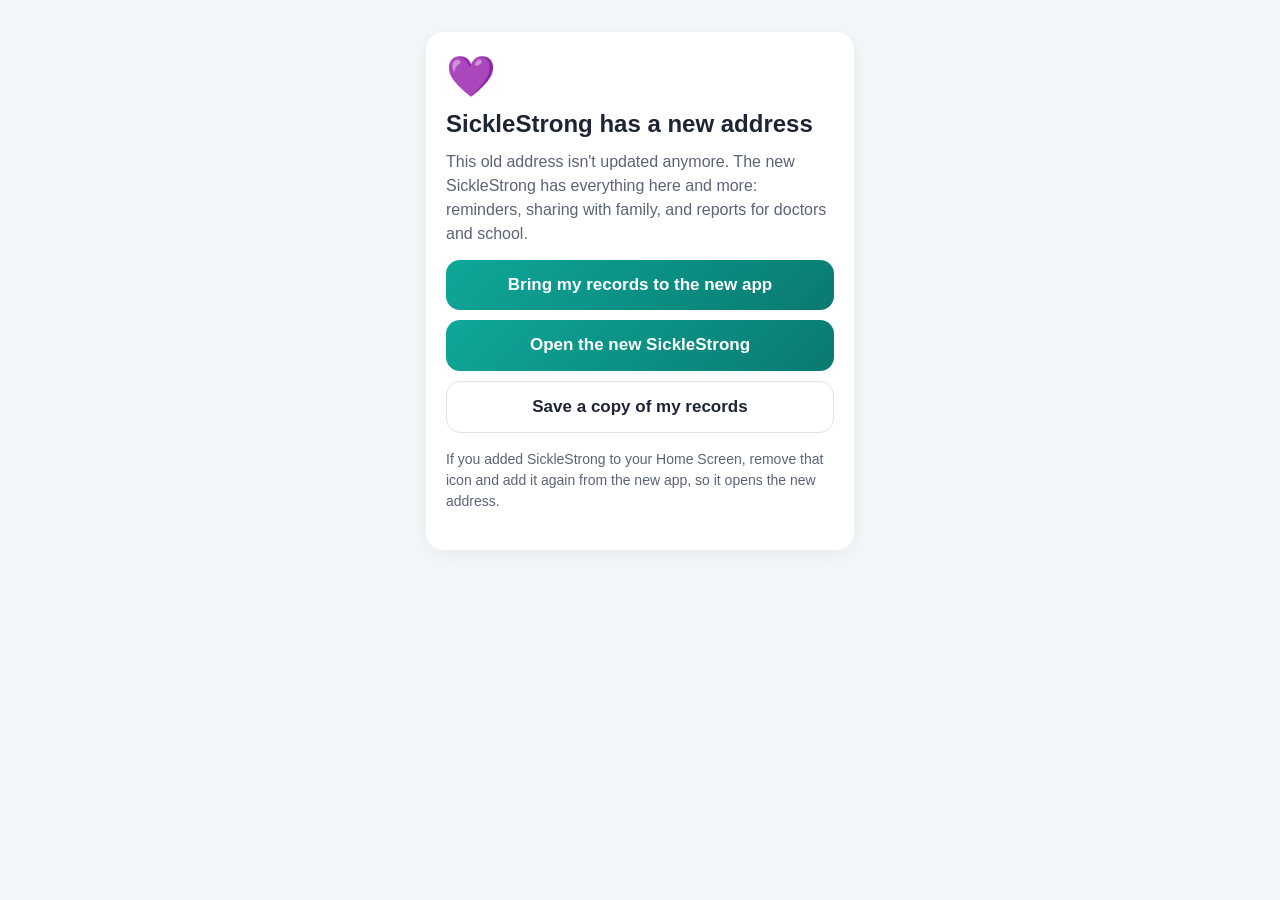
<file: moved/index.html>
<!doctype html>
<html lang="en">
<head>
<meta charset="utf-8">
<meta name="viewport" content="width=device-width, initial-scale=1">
<meta name="robots" content="noindex">
<title>SickleStrong has moved</title>
<!--
  Served at the OLD app addresses (sickledcellstrong-test.netlify.app,
  sicklestrong.netlify.app) in place of the old app. Those versions saved
  records only in that address's browser storage ('sickleStrongData'), which
  the new address can't read. This page can: it packs the records into the
  new app's #rescue= link (gzip + base64url; a fragment never leaves the
  phone), and the new app asks before adding anything. Nothing here is
  deleted, so the records stay safe at this address too.
  Deploy: this folder as the whole site. Test: tests/moved-rescue.test.mjs.
-->
<style>
  :root { --primary:#0ea89a; --primary-dark:#0a7a70; --text:#1d2433; --light:#5b6475; --bg:#f4f7f9; }
  * { box-sizing:border-box; }
  body { margin:0; background:var(--bg); color:var(--text); font:16px/1.5 -apple-system, BlinkMacSystemFont, "Segoe UI", Arial, sans-serif; }
  main { max-width:460px; margin:0 auto; padding:32px 16px; }
  .card { background:#fff; border-radius:18px; padding:24px 20px; box-shadow:0 4px 20px rgba(0,0,0,.06); }
  h1 { font-size:24px; margin:0 0 8px; }
  p { margin:0 0 14px; }
  .muted { color:var(--light); }
  .found { background:#e8faf9; border-radius:12px; padding:12px 14px; margin:0 0 16px; }
  .found b { display:block; margin-bottom:2px; }
  button, a.btn { display:block; width:100%; text-align:center; padding:15px; border-radius:14px; font-weight:700; font-size:17px; line-height:1.2; font-family:inherit; border:0; cursor:pointer; text-decoration:none; margin-bottom:10px; }
  a.btn.secondary, button.secondary { border:1.5px solid #dde3ea; }
  .primary { background:linear-gradient(135deg,var(--primary),var(--primary-dark)); color:#fff; }
  .secondary { background:#fff; color:var(--text); border:1.5px solid #dde3ea; }
  .small { font-size:14px; }
  ol { padding-left:20px; margin:8px 0 0; }
</style>
</head>
<body>
<main>
  <div class="card">
    <div style="font-size:40px;line-height:1;margin-bottom:10px;">💜</div>
    <h1>SickleStrong has a new address</h1>
    <p class="muted">This old address isn't updated anymore. The new SickleStrong has everything here and more: reminders, sharing with family, and reports for doctors and school.</p>

    <div id="found" class="found" hidden>
      <b>We found your records on this phone</b>
      <span id="foundText"></span>
    </div>

    <button id="bring" class="primary" hidden>Bring my records to the new app</button>
    <a id="open" class="btn primary" href="https://sicklestrong-v2.netlify.app/">Open the new SickleStrong</a>
    <button id="download" class="secondary" hidden>Save a copy of my records</button>
    <p id="note" class="small muted" hidden></p>

    <p class="small muted" style="margin-top:16px;">If you added SickleStrong to your Home Screen, remove that icon and add it again from the new app, so it opens the new address.</p>
  </div>
</main>
<script>
(function () {
  var APP_URL = 'https://sicklestrong-v2.netlify.app/';
  // The app's own site also serves this file (it lives in the app repo). There
  // it has nothing to rescue: the records are already at the right address.
  if (location.origin + '/' === APP_URL) { location.replace(APP_URL); return; }
  // Chrome takes links of a few MB; Safari has run into trouble well below
  // that. Above this the photos are left out of the link (they can still be
  // saved with "Save a copy").
  var MAX_LINK = 1500000;
  var LISTS = ['painLog', 'temperatureLog', 'symptoms', 'weightHistory', 'notes', 'medications'];

  var raw = null, data = null;
  try { raw = localStorage.getItem('sickleStrongData'); data = raw ? JSON.parse(raw) : null; } catch (e) { data = null; }
  var children = data && Array.isArray(data.children) ? data.children.filter(function (c) { return c && c.name; }) : [];
  var contacts = data && Array.isArray(data.contacts) ? data.contacts : [];
  if (!children.length && !contacts.length) return; // nothing here: just the "open" button

  var entries = 0;
  children.forEach(function (c) { LISTS.forEach(function (l) { if (Array.isArray(c[l])) entries += c[l].length; }); });
  var parts = [];
  if (children.length) parts.push(children.map(function (c) { return c.name; }).join(', '));
  parts.push(entries + (entries === 1 ? ' entry' : ' entries'));
  if (contacts.length) parts.push(contacts.length + (contacts.length === 1 ? ' care contact' : ' care contacts'));
  document.getElementById('foundText').textContent = parts.join(' · '); // textContent: names are the family's own text
  document.getElementById('found').hidden = false;
  document.getElementById('bring').hidden = false;
  document.getElementById('download').hidden = false;
  var open = document.getElementById('open');
  open.className = 'btn secondary';
  open.textContent = 'Open the new app without my records';

  function b64url(bytes) {
    var s = '', CH = 0x8000;
    for (var i = 0; i < bytes.length; i += CH) s += String.fromCharCode.apply(null, bytes.subarray(i, i + CH));
    return btoa(s).replace(/\+/g, '-').replace(/\//g, '_').replace(/=+$/, '');
  }
  function pack(obj) {
    var bytes = new TextEncoder().encode(JSON.stringify(obj));
    if (typeof CompressionStream !== 'function') return Promise.resolve('j.' + b64url(bytes));
    var stream = new Blob([bytes]).stream().pipeThrough(new CompressionStream('gzip'));
    return new Response(stream).arrayBuffer().then(function (buf) { return 'g.' + b64url(new Uint8Array(buf)); });
  }
  function withoutPhotos(obj) {
    return JSON.parse(JSON.stringify(obj, function (k, v) { return k === 'photo' ? undefined : v; }));
  }

  document.getElementById('bring').addEventListener('click', function () {
    var btn = this; btn.disabled = true; btn.textContent = 'Getting your records ready…';
    var payload = { children: children, contacts: contacts, parents: data.parents || null };
    pack(payload).then(function (p) {
      if (p.length > MAX_LINK) {
        var note = document.getElementById('note');
        note.textContent = 'Your photos are too big to move this way, so they stay here. Tap "Save a copy" to keep them.';
        note.hidden = false;
        var lighter = withoutPhotos(payload);
        lighter.photosLeft = true; // the app says so after bringing the rest over
        return pack(lighter);
      }
      return p;
    }).then(function (p) {
      location.href = APP_URL + '#rescue=' + p;
    }).catch(function () {
      btn.disabled = false; btn.textContent = 'Bring my records to the new app';
      var note = document.getElementById('note');
      note.textContent = 'Something went wrong. Your records are still safe here. Tap "Save a copy of my records" to keep a copy, then try again.';
      note.hidden = false;
    });
  });

  document.getElementById('download').addEventListener('click', function () {
    var blob = new Blob([raw], { type: 'application/json' });
    var a = document.createElement('a');
    a.href = URL.createObjectURL(blob);
    a.download = 'SickleStrong-records-' + new Date().toLocaleDateString('en-CA') + '.json';
    document.body.appendChild(a); a.click(); a.remove();
  });
})();
</script>
</body>
</html>
</file>
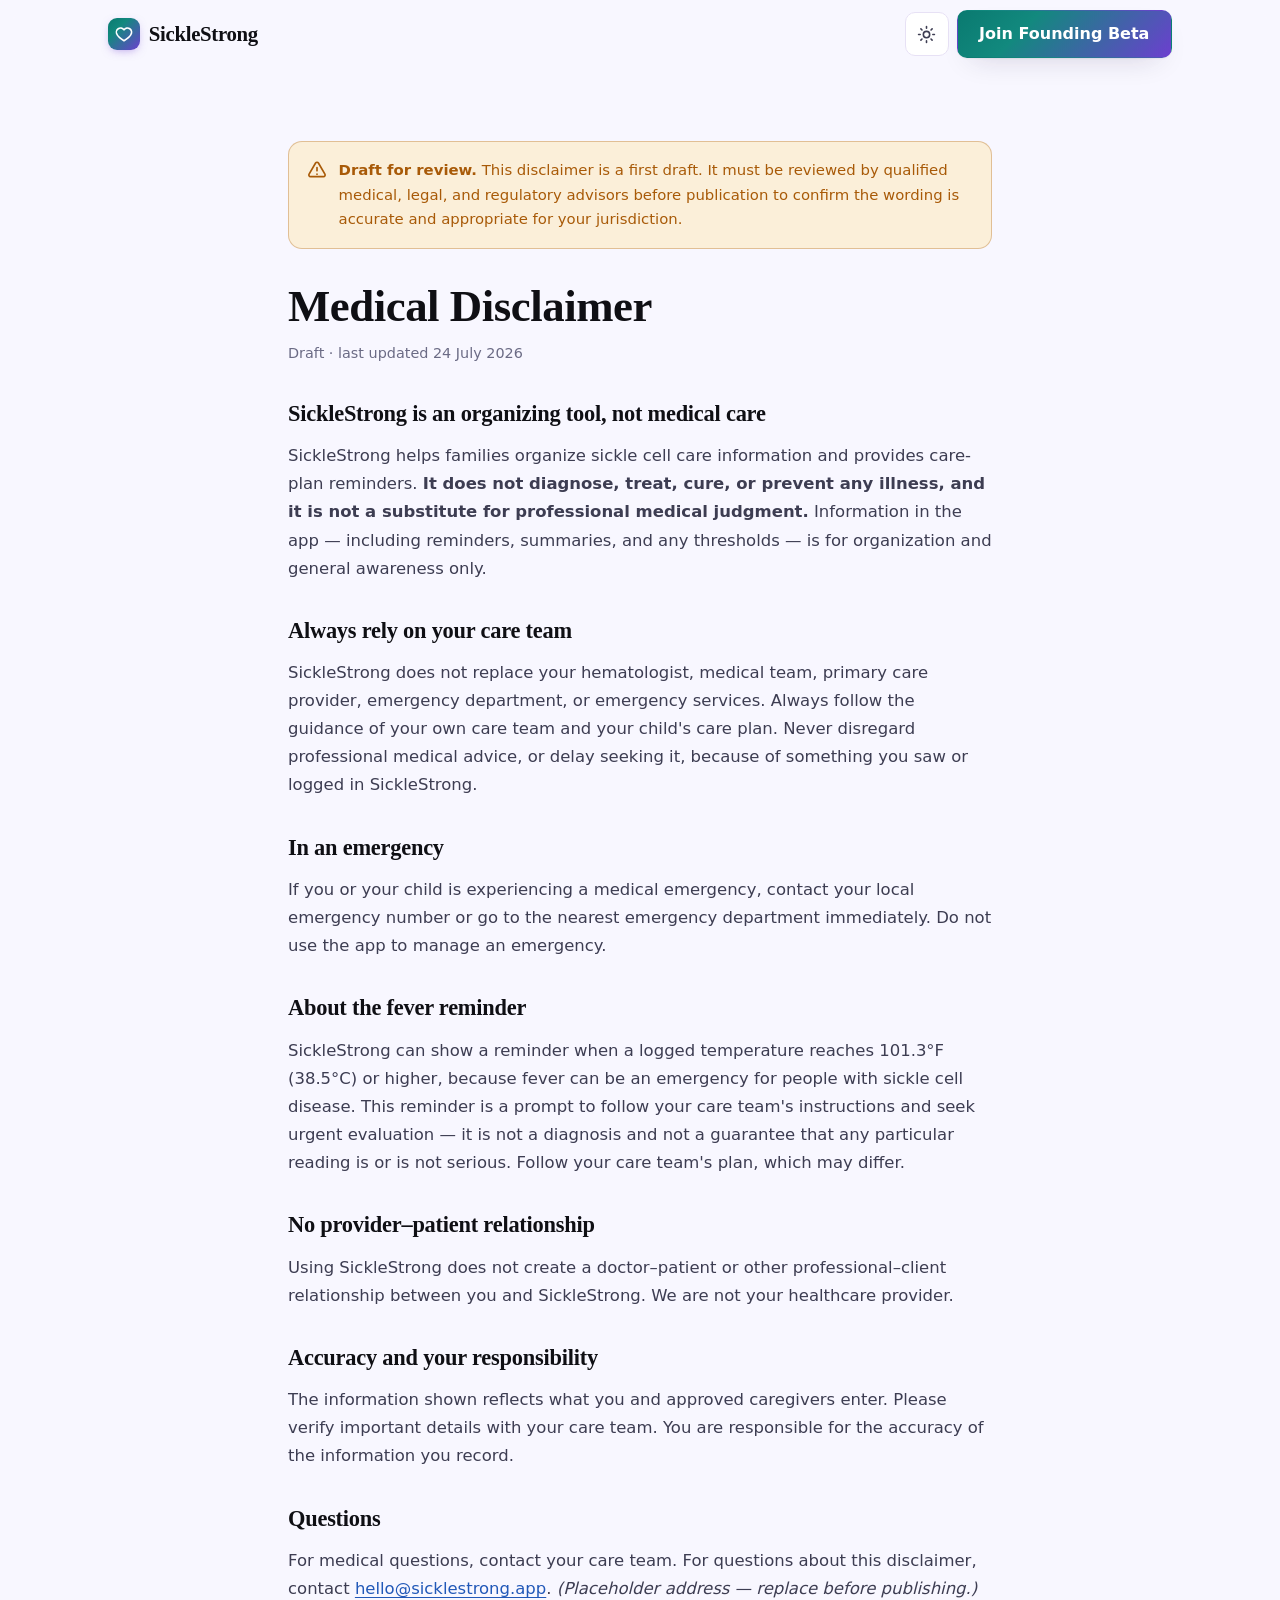
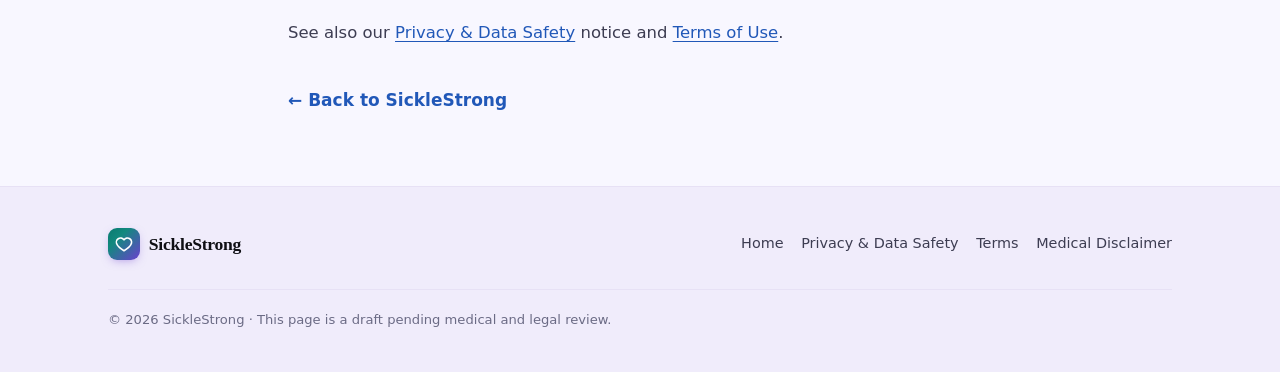
<file: sicklestrong-landing/medical-disclaimer.html>
<!doctype html>
<html lang="en">
<head>
  <meta charset="utf-8" />
  <meta name="viewport" content="width=device-width, initial-scale=1" />
  <title>Medical Disclaimer — SickleStrong</title>
  <meta name="description" content="SickleStrong organizes care information and reminders. It does not diagnose, treat, or replace your medical team or emergency services. First draft, pending review." />
  <link rel="canonical" href="https://sicklestrong-landing-v2.netlify.app/medical-disclaimer.html" />
  <meta name="theme-color" content="#6C3FCF" />
  <meta name="robots" content="index, follow" />
  <link rel="icon" href="assets/img/favicon.svg" type="image/svg+xml" />
  <link rel="apple-touch-icon" href="assets/img/apple-touch-icon.png" />
  <link rel="stylesheet" href="assets/css/styles.css" />
  <script src="assets/js/theme.js"></script>
</head>
<body>
  <a class="skip" href="#main">Skip to content</a>
  <header class="site" id="top">
    <div class="wrap nav">
      <a class="brand" href="index.html" aria-label="SickleStrong home">
        <span class="mark" aria-hidden="true"><svg viewBox="0 0 24 24" fill="none" stroke="currentColor" stroke-width="2.1" stroke-linecap="round" stroke-linejoin="round"><path d="M12 21s-7-4.5-9.2-8.3A5.2 5.2 0 0 1 12 6.5a5.2 5.2 0 0 1 9.2 6.2C19 16.5 12 21 12 21Z"/></svg></span>
        SickleStrong
      </a>
      <div class="nav-cta">
        <button type="button" class="theme-toggle" aria-label="Switch color theme">
          <svg class="sun" viewBox="0 0 24 24" fill="none" stroke="currentColor" stroke-width="2" stroke-linecap="round" stroke-linejoin="round" aria-hidden="true"><circle cx="12" cy="12" r="4"/><path d="M12 2v2M12 20v2M4.9 4.9l1.4 1.4M17.7 17.7l1.4 1.4M2 12h2M20 12h2M4.9 19.1l1.4-1.4M17.7 6.3l1.4-1.4"/></svg>
          <svg class="moon" viewBox="0 0 24 24" fill="none" stroke="currentColor" stroke-width="2" stroke-linecap="round" stroke-linejoin="round" aria-hidden="true"><path d="M21 12.8A9 9 0 1 1 11.2 3a7 7 0 0 0 9.8 9.8Z"/></svg>
        </button>
        <a class="btn btn-primary" href="index.html#join">Join Founding Beta</a>
      </div>
    </div>
  </header>

  <main class="legal" id="main">
    <div class="wrap prose">
      <div class="draft-banner" role="note">
        <svg viewBox="0 0 24 24" fill="none" stroke="currentColor" stroke-width="2" stroke-linecap="round" stroke-linejoin="round" aria-hidden="true"><path d="M10.3 3.6 2.5 17a2 2 0 0 0 1.7 3h15.6a2 2 0 0 0 1.7-3L13.7 3.6a2 2 0 0 0-3.4 0Z"/><path d="M12 9v4M12 17h.01"/></svg>
        <div><strong>Draft for review.</strong> This disclaimer is a first draft. It must be reviewed by qualified medical, legal, and regulatory advisors before publication to confirm the wording is accurate and appropriate for your jurisdiction.</div>
      </div>

      <h1>Medical Disclaimer</h1>
      <p class="updated">Draft · last updated 24 July 2026</p>

      <h2>SickleStrong is an organizing tool, not medical care</h2>
      <p>SickleStrong helps families organize sickle cell care information and provides care-plan reminders. <strong>It does not diagnose, treat, cure, or prevent any illness, and it is not a substitute for professional medical judgment.</strong> Information in the app — including reminders, summaries, and any thresholds — is for organization and general awareness only.</p>

      <h2>Always rely on your care team</h2>
      <p>SickleStrong does not replace your hematologist, medical team, primary care provider, emergency department, or emergency services. Always follow the guidance of your own care team and your child's care plan. Never disregard professional medical advice, or delay seeking it, because of something you saw or logged in SickleStrong.</p>

      <h2>In an emergency</h2>
      <p>If you or your child is experiencing a medical emergency, contact your local emergency number or go to the nearest emergency department immediately. Do not use the app to manage an emergency.</p>

      <h2>About the fever reminder</h2>
      <p>SickleStrong can show a reminder when a logged temperature reaches 101.3°F (38.5°C) or higher, because fever can be an emergency for people with sickle cell disease. This reminder is a prompt to follow your care team's instructions and seek urgent evaluation — it is not a diagnosis and not a guarantee that any particular reading is or is not serious. Follow your care team's plan, which may differ.</p>

      <h2>No provider–patient relationship</h2>
      <p>Using SickleStrong does not create a doctor–patient or other professional–client relationship between you and SickleStrong. We are not your healthcare provider.</p>

      <h2>Accuracy and your responsibility</h2>
      <p>The information shown reflects what you and approved caregivers enter. Please verify important details with your care team. You are responsible for the accuracy of the information you record.</p>

      <h2>Questions</h2>
      <p>For medical questions, contact your care team. For questions about this disclaimer, contact <a href="mailto:hello@sicklestrong.app">hello@sicklestrong.app</a>. <em>(Placeholder address — replace before publishing.)</em></p>
      <p>See also our <a href="privacy.html">Privacy &amp; Data Safety</a> notice and <a href="terms.html">Terms of Use</a>.</p>

      <a class="back-home" href="index.html">← Back to SickleStrong</a>
    </div>
  </main>

  <footer class="site">
    <div class="wrap foot">
      <a class="brand" href="index.html"><span class="mark" aria-hidden="true"><svg viewBox="0 0 24 24" fill="none" stroke="currentColor" stroke-width="2.1" stroke-linecap="round" stroke-linejoin="round"><path d="M12 21s-7-4.5-9.2-8.3A5.2 5.2 0 0 1 12 6.5a5.2 5.2 0 0 1 9.2 6.2C19 16.5 12 21 12 21Z"/></svg></span>SickleStrong</a>
      <nav class="foot-links" aria-label="Footer">
        <a href="index.html">Home</a>
        <a href="privacy.html">Privacy &amp; Data Safety</a>
        <a href="terms.html">Terms</a>
        <a href="medical-disclaimer.html">Medical Disclaimer</a>
      </nav>
      <p class="foot-legal">© 2026 SickleStrong · This page is a draft pending medical and legal review.</p>
    </div>
  </footer>

  <script src="assets/js/main.js" defer></script>
</body>
</html>
</file>
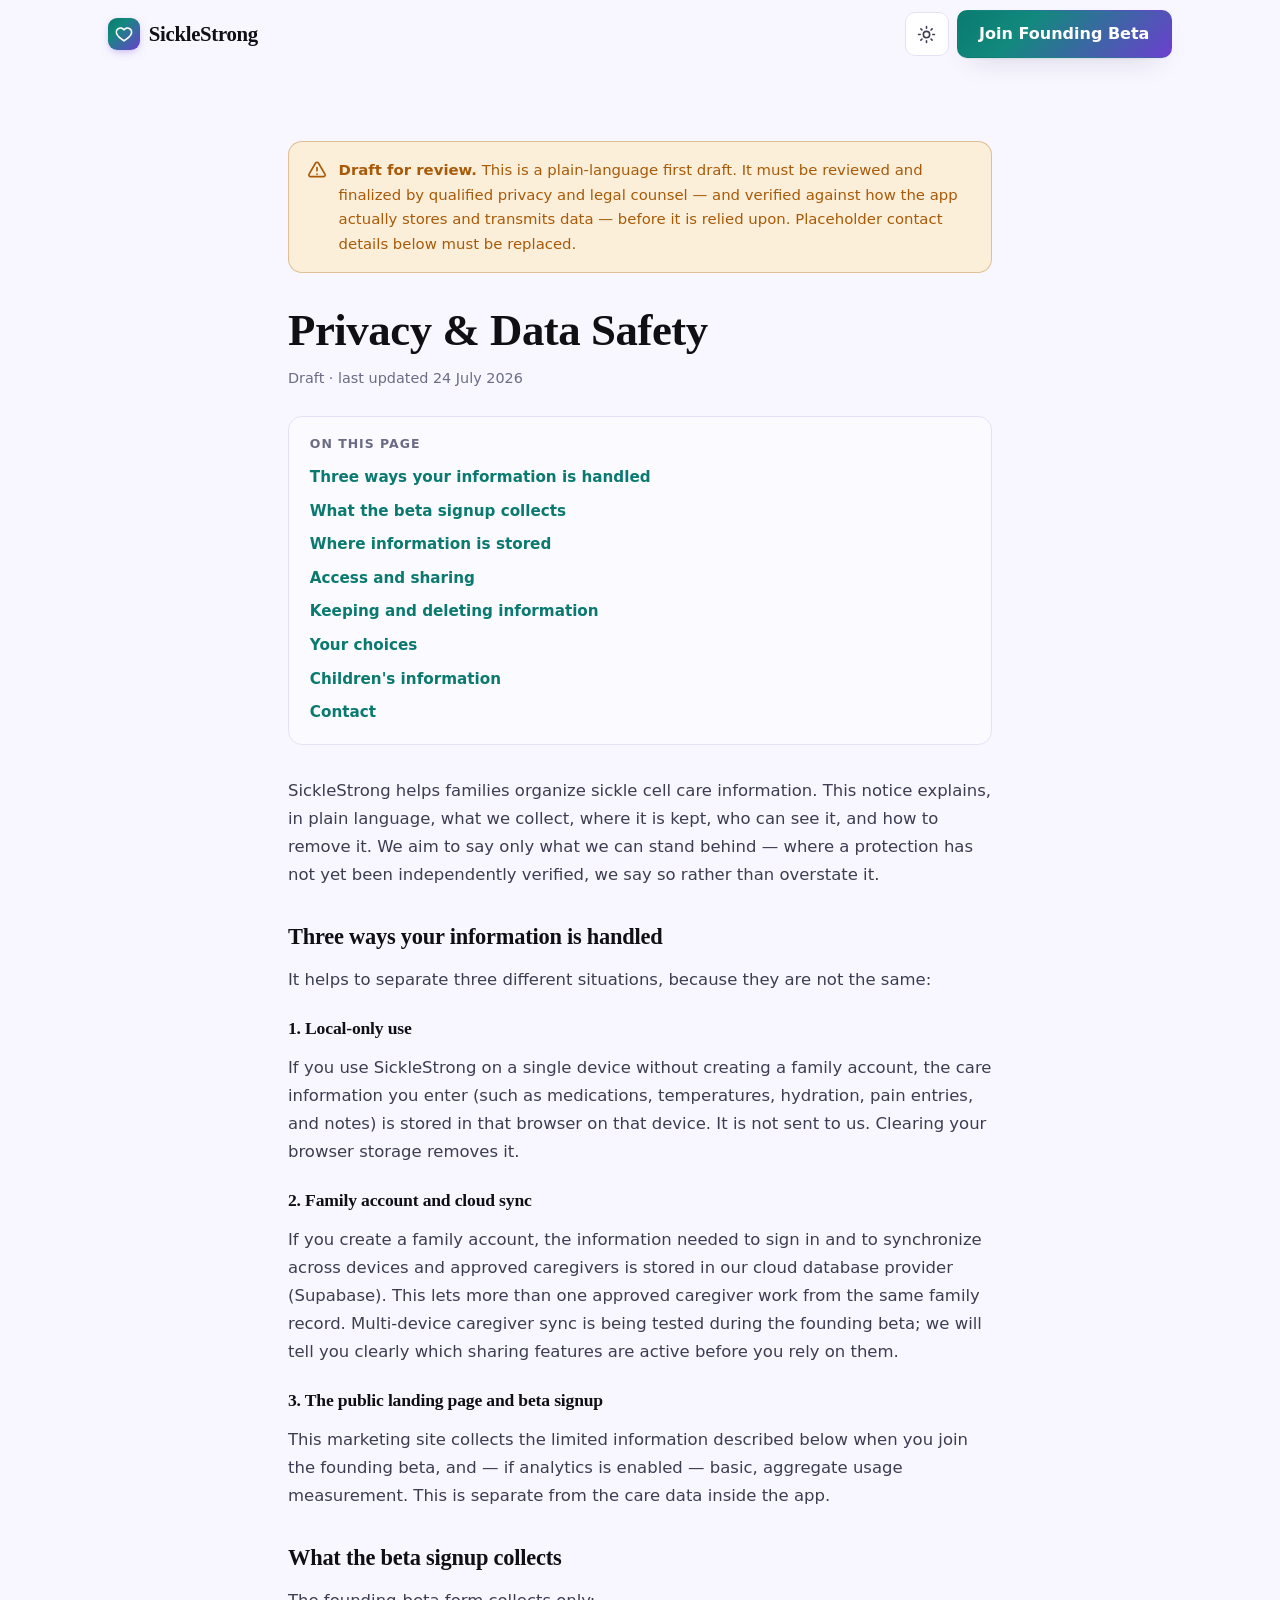
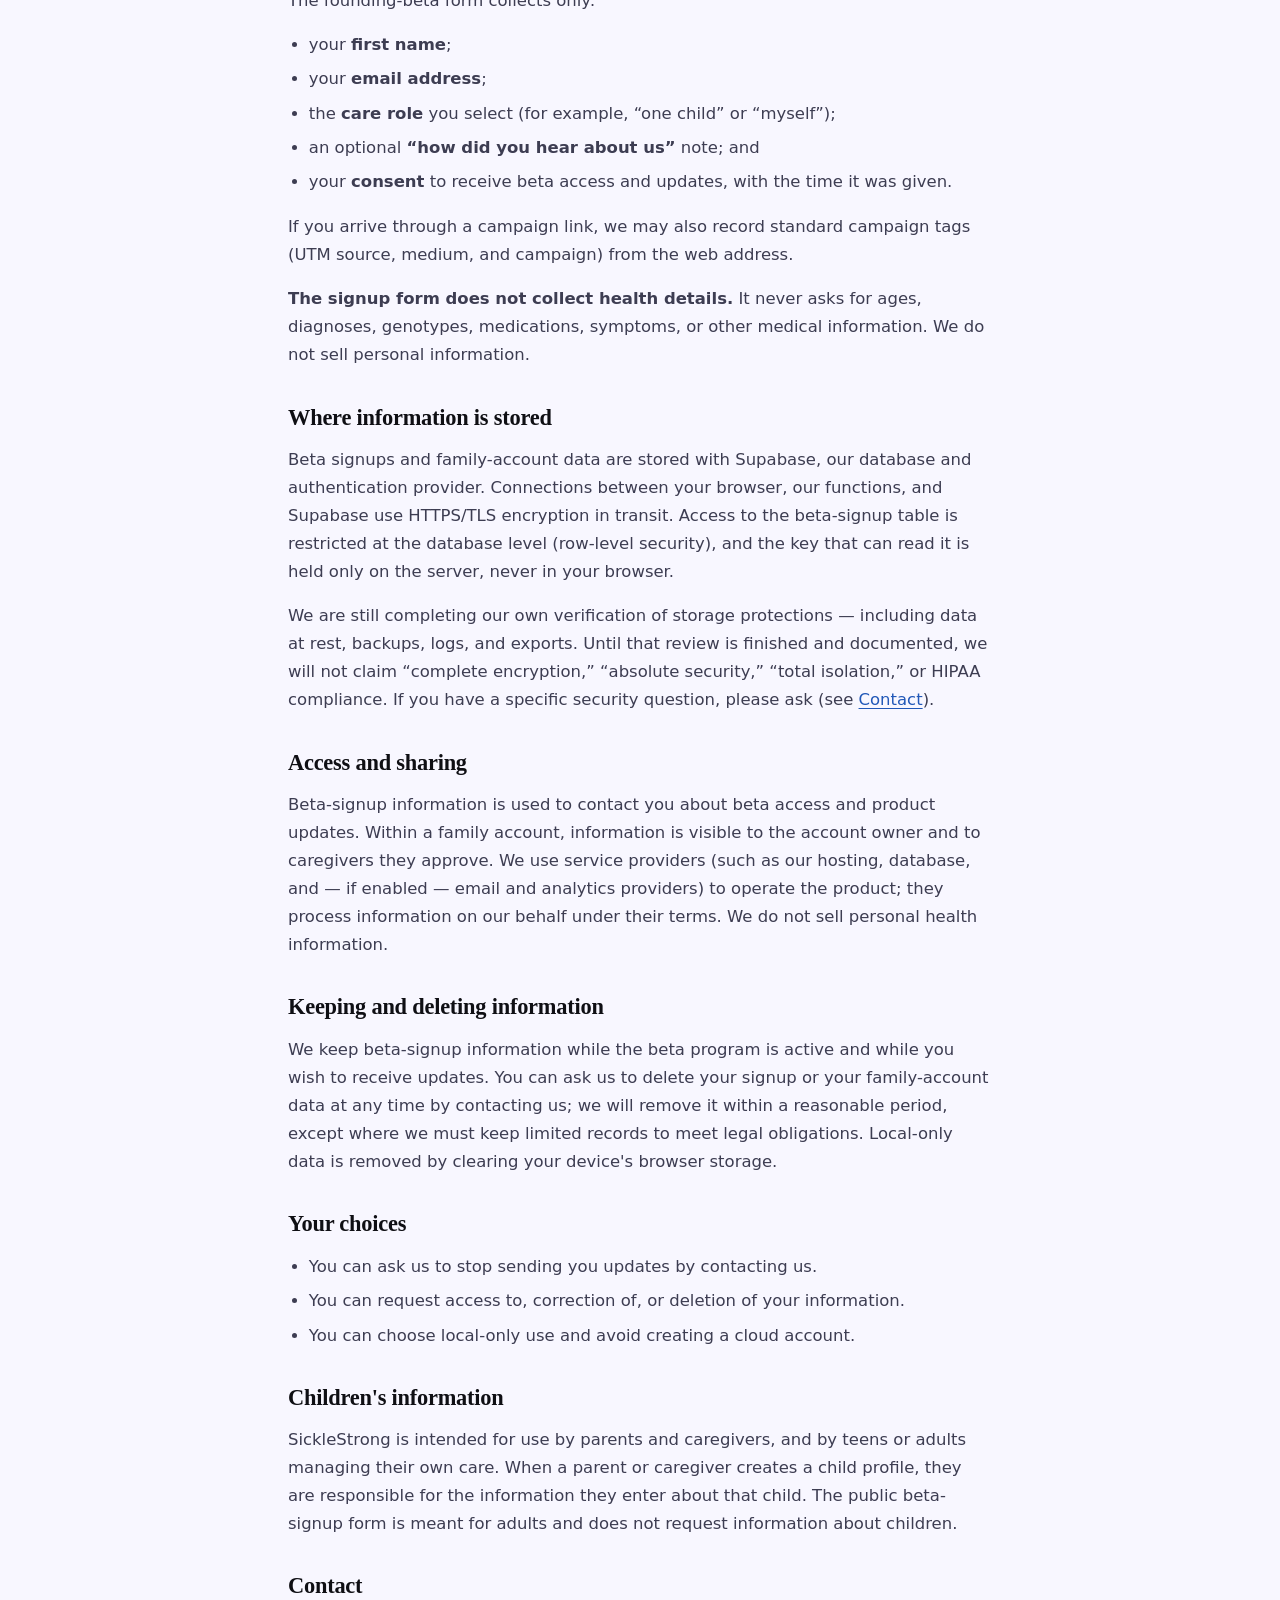
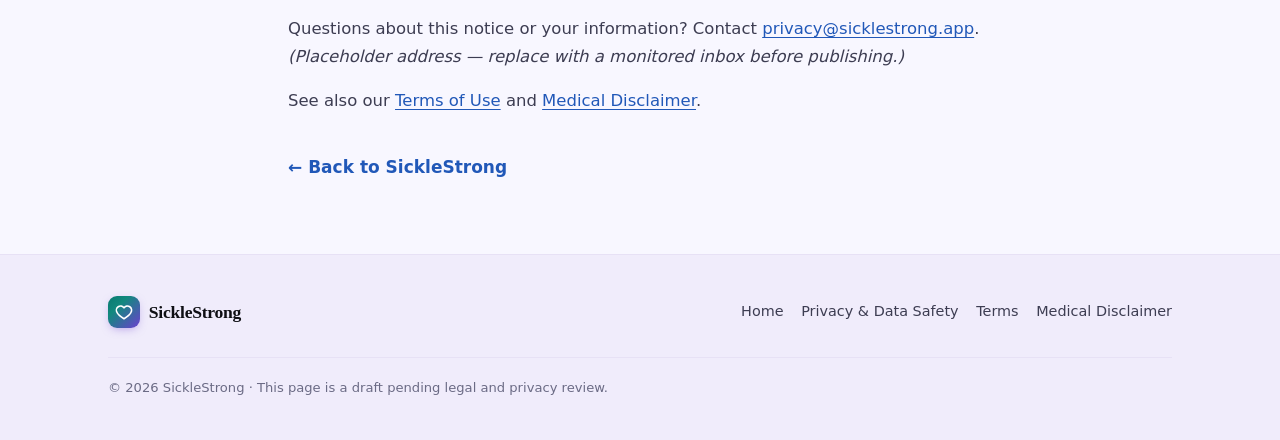
<file: sicklestrong-landing/privacy.html>
<!doctype html>
<html lang="en">
<head>
  <meta charset="utf-8" />
  <meta name="viewport" content="width=device-width, initial-scale=1" />
  <title>Privacy &amp; Data Safety — SickleStrong</title>
  <meta name="description" content="How SickleStrong handles your information: local-only use, optional family account and cloud sync, and public landing-page analytics. First draft, pending legal review." />
  <link rel="canonical" href="https://sicklestrong-landing-v2.netlify.app/privacy.html" />
  <meta name="theme-color" content="#6C3FCF" />
  <meta name="robots" content="index, follow" />
  <link rel="icon" href="assets/img/favicon.svg" type="image/svg+xml" />
  <link rel="apple-touch-icon" href="assets/img/apple-touch-icon.png" />
  <link rel="stylesheet" href="assets/css/styles.css" />
  <script src="assets/js/theme.js"></script>
</head>
<body>
  <a class="skip" href="#main">Skip to content</a>
  <header class="site" id="top">
    <div class="wrap nav">
      <a class="brand" href="index.html" aria-label="SickleStrong home">
        <span class="mark" aria-hidden="true"><svg viewBox="0 0 24 24" fill="none" stroke="currentColor" stroke-width="2.1" stroke-linecap="round" stroke-linejoin="round"><path d="M12 21s-7-4.5-9.2-8.3A5.2 5.2 0 0 1 12 6.5a5.2 5.2 0 0 1 9.2 6.2C19 16.5 12 21 12 21Z"/></svg></span>
        SickleStrong
      </a>
      <div class="nav-cta">
        <button type="button" class="theme-toggle" aria-label="Switch color theme">
          <svg class="sun" viewBox="0 0 24 24" fill="none" stroke="currentColor" stroke-width="2" stroke-linecap="round" stroke-linejoin="round" aria-hidden="true"><circle cx="12" cy="12" r="4"/><path d="M12 2v2M12 20v2M4.9 4.9l1.4 1.4M17.7 17.7l1.4 1.4M2 12h2M20 12h2M4.9 19.1l1.4-1.4M17.7 6.3l1.4-1.4"/></svg>
          <svg class="moon" viewBox="0 0 24 24" fill="none" stroke="currentColor" stroke-width="2" stroke-linecap="round" stroke-linejoin="round" aria-hidden="true"><path d="M21 12.8A9 9 0 1 1 11.2 3a7 7 0 0 0 9.8 9.8Z"/></svg>
        </button>
        <a class="btn btn-primary" href="index.html#join">Join Founding Beta</a>
      </div>
    </div>
  </header>

  <main class="legal" id="main">
    <div class="wrap prose">
      <div class="draft-banner" role="note">
        <svg viewBox="0 0 24 24" fill="none" stroke="currentColor" stroke-width="2" stroke-linecap="round" stroke-linejoin="round" aria-hidden="true"><path d="M10.3 3.6 2.5 17a2 2 0 0 0 1.7 3h15.6a2 2 0 0 0 1.7-3L13.7 3.6a2 2 0 0 0-3.4 0Z"/><path d="M12 9v4M12 17h.01"/></svg>
        <div><strong>Draft for review.</strong> This is a plain-language first draft. It must be reviewed and finalized by qualified privacy and legal counsel — and verified against how the app actually stores and transmits data — before it is relied upon. Placeholder contact details below must be replaced.</div>
      </div>

      <h1>Privacy &amp; Data Safety</h1>
      <p class="updated">Draft · last updated 24 July 2026</p>

      <div class="legal-toc" aria-label="On this page">
        <b>On this page</b>
        <ul>
          <li><a href="#three-ways">Three ways your information is handled</a></li>
          <li><a href="#beta">What the beta signup collects</a></li>
          <li><a href="#storage">Where information is stored</a></li>
          <li><a href="#access">Access and sharing</a></li>
          <li><a href="#retention">Keeping and deleting information</a></li>
          <li><a href="#choices">Your choices</a></li>
          <li><a href="#children">Children's information</a></li>
          <li><a href="#contact">Contact</a></li>
        </ul>
      </div>

      <p>SickleStrong helps families organize sickle cell care information. This notice explains, in plain language, what we collect, where it is kept, who can see it, and how to remove it. We aim to say only what we can stand behind — where a protection has not yet been independently verified, we say so rather than overstate it.</p>

      <h2 id="three-ways">Three ways your information is handled</h2>
      <p>It helps to separate three different situations, because they are not the same:</p>
      <h3>1. Local-only use</h3>
      <p>If you use SickleStrong on a single device without creating a family account, the care information you enter (such as medications, temperatures, hydration, pain entries, and notes) is stored in that browser on that device. It is not sent to us. Clearing your browser storage removes it.</p>
      <h3>2. Family account and cloud sync</h3>
      <p>If you create a family account, the information needed to sign in and to synchronize across devices and approved caregivers is stored in our cloud database provider (Supabase). This lets more than one approved caregiver work from the same family record. Multi-device caregiver sync is being tested during the founding beta; we will tell you clearly which sharing features are active before you rely on them.</p>
      <h3>3. The public landing page and beta signup</h3>
      <p>This marketing site collects the limited information described below when you join the founding beta, and — if analytics is enabled — basic, aggregate usage measurement. This is separate from the care data inside the app.</p>

      <h2 id="beta">What the beta signup collects</h2>
      <p>The founding-beta form collects only:</p>
      <ul>
        <li>your <strong>first name</strong>;</li>
        <li>your <strong>email address</strong>;</li>
        <li>the <strong>care role</strong> you select (for example, “one child” or “myself”);</li>
        <li>an optional <strong>“how did you hear about us”</strong> note; and</li>
        <li>your <strong>consent</strong> to receive beta access and updates, with the time it was given.</li>
      </ul>
      <p>If you arrive through a campaign link, we may also record standard campaign tags (UTM source, medium, and campaign) from the web address.</p>
      <p><strong>The signup form does not collect health details.</strong> It never asks for ages, diagnoses, genotypes, medications, symptoms, or other medical information. We do not sell personal information.</p>

      <h2 id="storage">Where information is stored</h2>
      <p>Beta signups and family-account data are stored with Supabase, our database and authentication provider. Connections between your browser, our functions, and Supabase use HTTPS/TLS encryption in transit. Access to the beta-signup table is restricted at the database level (row-level security), and the key that can read it is held only on the server, never in your browser.</p>
      <p>We are still completing our own verification of storage protections — including data at rest, backups, logs, and exports. Until that review is finished and documented, we will not claim “complete encryption,” “absolute security,” “total isolation,” or HIPAA compliance. If you have a specific security question, please ask (see <a href="#contact">Contact</a>).</p>

      <h2 id="access">Access and sharing</h2>
      <p>Beta-signup information is used to contact you about beta access and product updates. Within a family account, information is visible to the account owner and to caregivers they approve. We use service providers (such as our hosting, database, and — if enabled — email and analytics providers) to operate the product; they process information on our behalf under their terms. We do not sell personal health information.</p>

      <h2 id="retention">Keeping and deleting information</h2>
      <p>We keep beta-signup information while the beta program is active and while you wish to receive updates. You can ask us to delete your signup or your family-account data at any time by contacting us; we will remove it within a reasonable period, except where we must keep limited records to meet legal obligations. Local-only data is removed by clearing your device's browser storage.</p>

      <h2 id="choices">Your choices</h2>
      <ul>
        <li>You can ask us to stop sending you updates by contacting us.</li>
        <li>You can request access to, correction of, or deletion of your information.</li>
        <li>You can choose local-only use and avoid creating a cloud account.</li>
      </ul>

      <h2 id="children">Children's information</h2>
      <p>SickleStrong is intended for use by parents and caregivers, and by teens or adults managing their own care. When a parent or caregiver creates a child profile, they are responsible for the information they enter about that child. The public beta-signup form is meant for adults and does not request information about children.</p>

      <h2 id="contact">Contact</h2>
      <p>Questions about this notice or your information? Contact <a href="mailto:privacy@sicklestrong.app">privacy@sicklestrong.app</a>. <em>(Placeholder address — replace with a monitored inbox before publishing.)</em></p>
      <p>See also our <a href="terms.html">Terms of Use</a> and <a href="medical-disclaimer.html">Medical Disclaimer</a>.</p>

      <a class="back-home" href="index.html">← Back to SickleStrong</a>
    </div>
  </main>

  <footer class="site">
    <div class="wrap foot">
      <a class="brand" href="index.html"><span class="mark" aria-hidden="true"><svg viewBox="0 0 24 24" fill="none" stroke="currentColor" stroke-width="2.1" stroke-linecap="round" stroke-linejoin="round"><path d="M12 21s-7-4.5-9.2-8.3A5.2 5.2 0 0 1 12 6.5a5.2 5.2 0 0 1 9.2 6.2C19 16.5 12 21 12 21Z"/></svg></span>SickleStrong</a>
      <nav class="foot-links" aria-label="Footer">
        <a href="index.html">Home</a>
        <a href="privacy.html">Privacy &amp; Data Safety</a>
        <a href="terms.html">Terms</a>
        <a href="medical-disclaimer.html">Medical Disclaimer</a>
      </nav>
      <p class="foot-legal">© 2026 SickleStrong · This page is a draft pending legal and privacy review.</p>
    </div>
  </footer>

  <script src="assets/js/main.js" defer></script>
</body>
</html>
</file>
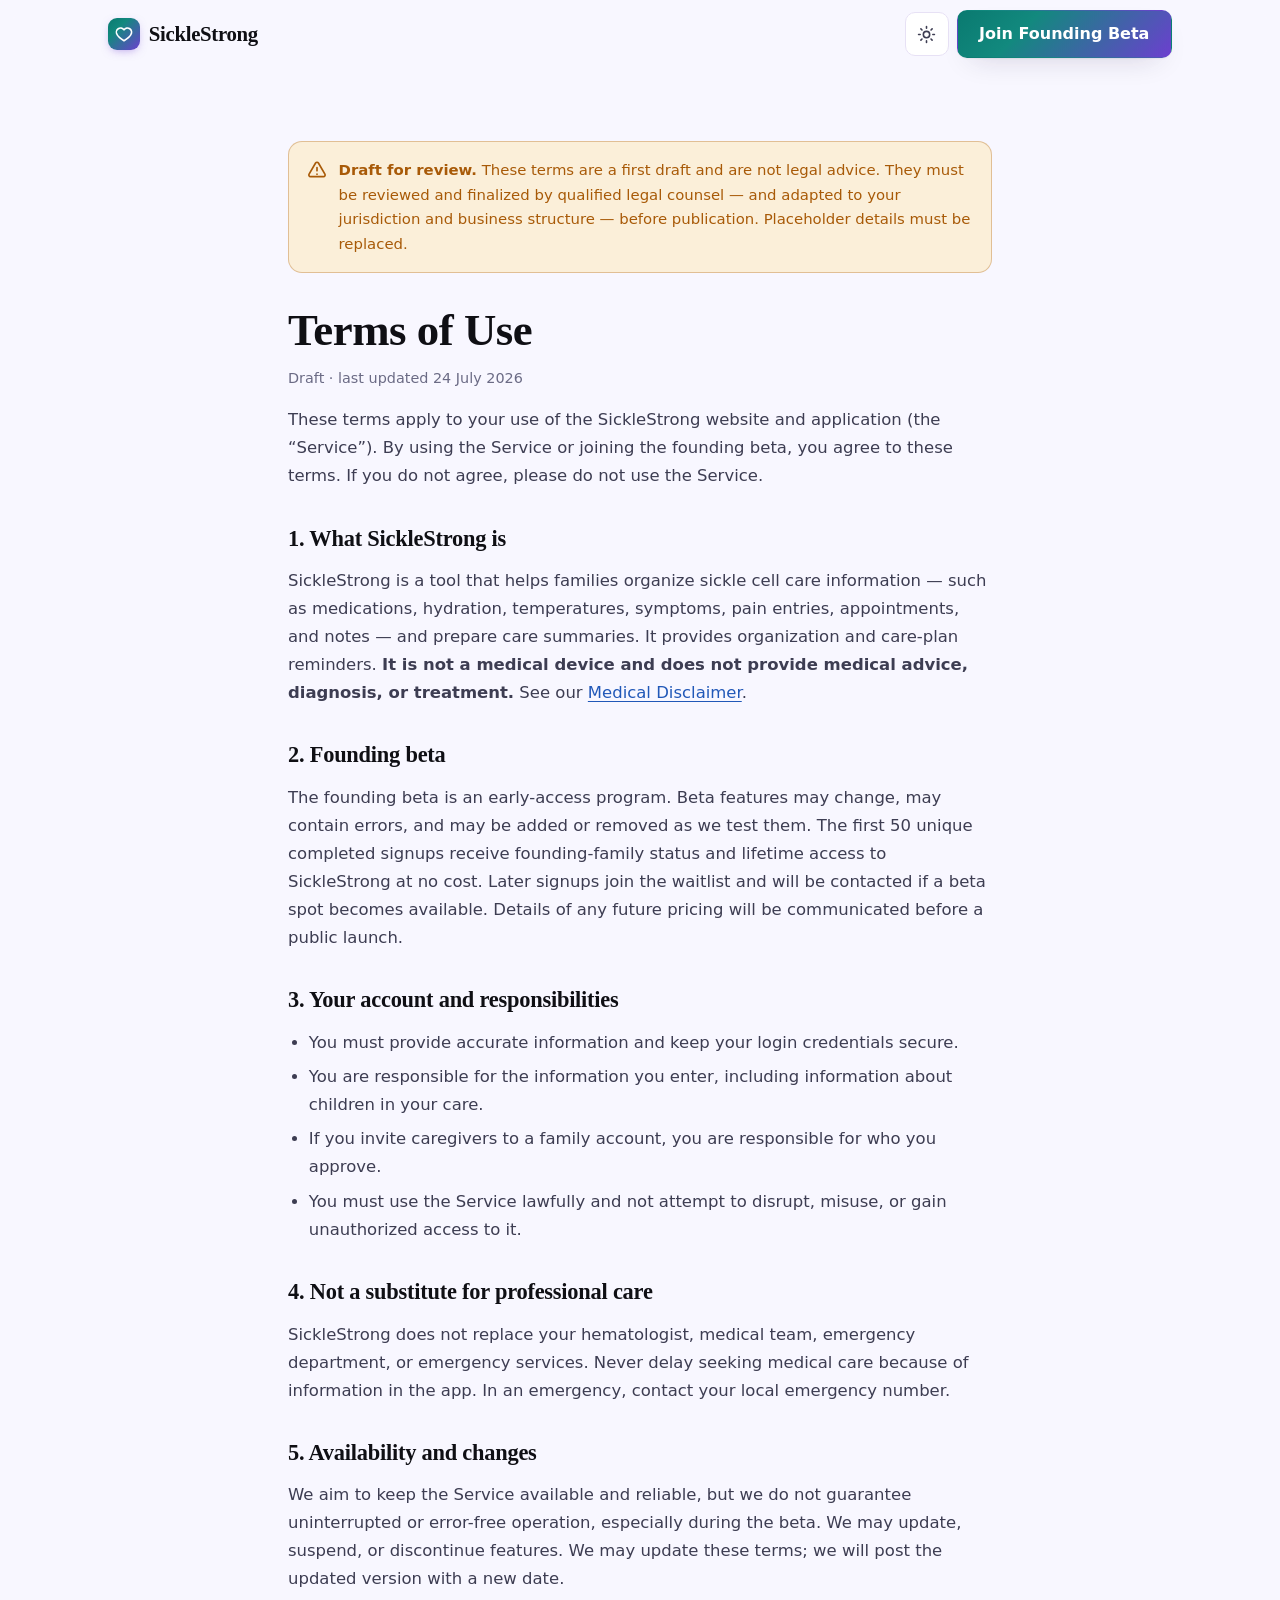
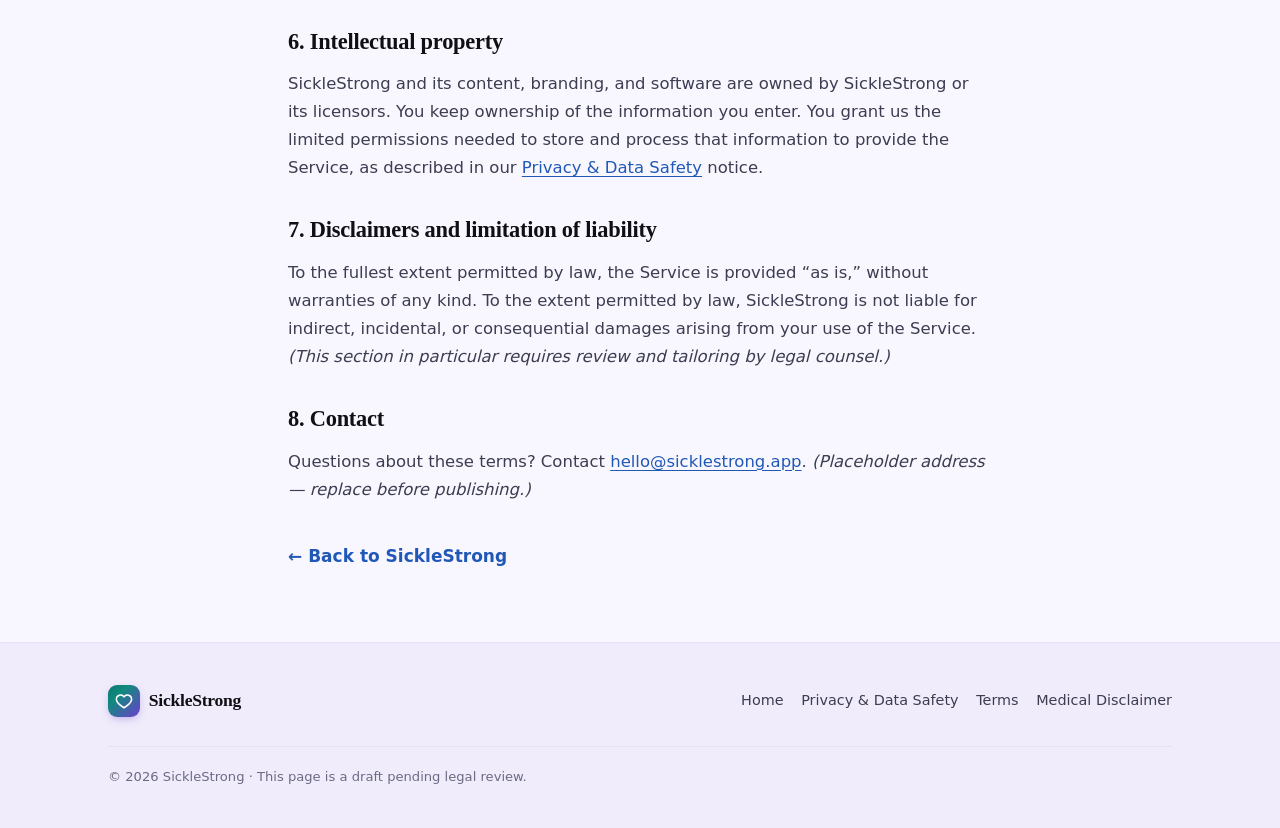
<file: sicklestrong-landing/terms.html>
<!doctype html>
<html lang="en">
<head>
  <meta charset="utf-8" />
  <meta name="viewport" content="width=device-width, initial-scale=1" />
  <title>Terms of Use — SickleStrong</title>
  <meta name="description" content="The terms for using SickleStrong and joining the founding beta. First draft, pending legal review." />
  <link rel="canonical" href="https://sicklestrong-landing-v2.netlify.app/terms.html" />
  <meta name="theme-color" content="#6C3FCF" />
  <meta name="robots" content="index, follow" />
  <link rel="icon" href="assets/img/favicon.svg" type="image/svg+xml" />
  <link rel="apple-touch-icon" href="assets/img/apple-touch-icon.png" />
  <link rel="stylesheet" href="assets/css/styles.css" />
  <script src="assets/js/theme.js"></script>
</head>
<body>
  <a class="skip" href="#main">Skip to content</a>
  <header class="site" id="top">
    <div class="wrap nav">
      <a class="brand" href="index.html" aria-label="SickleStrong home">
        <span class="mark" aria-hidden="true"><svg viewBox="0 0 24 24" fill="none" stroke="currentColor" stroke-width="2.1" stroke-linecap="round" stroke-linejoin="round"><path d="M12 21s-7-4.5-9.2-8.3A5.2 5.2 0 0 1 12 6.5a5.2 5.2 0 0 1 9.2 6.2C19 16.5 12 21 12 21Z"/></svg></span>
        SickleStrong
      </a>
      <div class="nav-cta">
        <button type="button" class="theme-toggle" aria-label="Switch color theme">
          <svg class="sun" viewBox="0 0 24 24" fill="none" stroke="currentColor" stroke-width="2" stroke-linecap="round" stroke-linejoin="round" aria-hidden="true"><circle cx="12" cy="12" r="4"/><path d="M12 2v2M12 20v2M4.9 4.9l1.4 1.4M17.7 17.7l1.4 1.4M2 12h2M20 12h2M4.9 19.1l1.4-1.4M17.7 6.3l1.4-1.4"/></svg>
          <svg class="moon" viewBox="0 0 24 24" fill="none" stroke="currentColor" stroke-width="2" stroke-linecap="round" stroke-linejoin="round" aria-hidden="true"><path d="M21 12.8A9 9 0 1 1 11.2 3a7 7 0 0 0 9.8 9.8Z"/></svg>
        </button>
        <a class="btn btn-primary" href="index.html#join">Join Founding Beta</a>
      </div>
    </div>
  </header>

  <main class="legal" id="main">
    <div class="wrap prose">
      <div class="draft-banner" role="note">
        <svg viewBox="0 0 24 24" fill="none" stroke="currentColor" stroke-width="2" stroke-linecap="round" stroke-linejoin="round" aria-hidden="true"><path d="M10.3 3.6 2.5 17a2 2 0 0 0 1.7 3h15.6a2 2 0 0 0 1.7-3L13.7 3.6a2 2 0 0 0-3.4 0Z"/><path d="M12 9v4M12 17h.01"/></svg>
        <div><strong>Draft for review.</strong> These terms are a first draft and are not legal advice. They must be reviewed and finalized by qualified legal counsel — and adapted to your jurisdiction and business structure — before publication. Placeholder details must be replaced.</div>
      </div>

      <h1>Terms of Use</h1>
      <p class="updated">Draft · last updated 24 July 2026</p>

      <p>These terms apply to your use of the SickleStrong website and application (the “Service”). By using the Service or joining the founding beta, you agree to these terms. If you do not agree, please do not use the Service.</p>

      <h2>1. What SickleStrong is</h2>
      <p>SickleStrong is a tool that helps families organize sickle cell care information — such as medications, hydration, temperatures, symptoms, pain entries, appointments, and notes — and prepare care summaries. It provides organization and care-plan reminders. <strong>It is not a medical device and does not provide medical advice, diagnosis, or treatment.</strong> See our <a href="medical-disclaimer.html">Medical Disclaimer</a>.</p>

      <h2>2. Founding beta</h2>
      <p>The founding beta is an early-access program. Beta features may change, may contain errors, and may be added or removed as we test them. The first 50 unique completed signups receive founding-family status and lifetime access to SickleStrong at no cost. Later signups join the waitlist and will be contacted if a beta spot becomes available. Details of any future pricing will be communicated before a public launch.</p>

      <h2>3. Your account and responsibilities</h2>
      <ul>
        <li>You must provide accurate information and keep your login credentials secure.</li>
        <li>You are responsible for the information you enter, including information about children in your care.</li>
        <li>If you invite caregivers to a family account, you are responsible for who you approve.</li>
        <li>You must use the Service lawfully and not attempt to disrupt, misuse, or gain unauthorized access to it.</li>
      </ul>

      <h2>4. Not a substitute for professional care</h2>
      <p>SickleStrong does not replace your hematologist, medical team, emergency department, or emergency services. Never delay seeking medical care because of information in the app. In an emergency, contact your local emergency number.</p>

      <h2>5. Availability and changes</h2>
      <p>We aim to keep the Service available and reliable, but we do not guarantee uninterrupted or error-free operation, especially during the beta. We may update, suspend, or discontinue features. We may update these terms; we will post the updated version with a new date.</p>

      <h2>6. Intellectual property</h2>
      <p>SickleStrong and its content, branding, and software are owned by SickleStrong or its licensors. You keep ownership of the information you enter. You grant us the limited permissions needed to store and process that information to provide the Service, as described in our <a href="privacy.html">Privacy &amp; Data Safety</a> notice.</p>

      <h2>7. Disclaimers and limitation of liability</h2>
      <p>To the fullest extent permitted by law, the Service is provided “as is,” without warranties of any kind. To the extent permitted by law, SickleStrong is not liable for indirect, incidental, or consequential damages arising from your use of the Service. <em>(This section in particular requires review and tailoring by legal counsel.)</em></p>

      <h2>8. Contact</h2>
      <p>Questions about these terms? Contact <a href="mailto:hello@sicklestrong.app">hello@sicklestrong.app</a>. <em>(Placeholder address — replace before publishing.)</em></p>

      <a class="back-home" href="index.html">← Back to SickleStrong</a>
    </div>
  </main>

  <footer class="site">
    <div class="wrap foot">
      <a class="brand" href="index.html"><span class="mark" aria-hidden="true"><svg viewBox="0 0 24 24" fill="none" stroke="currentColor" stroke-width="2.1" stroke-linecap="round" stroke-linejoin="round"><path d="M12 21s-7-4.5-9.2-8.3A5.2 5.2 0 0 1 12 6.5a5.2 5.2 0 0 1 9.2 6.2C19 16.5 12 21 12 21Z"/></svg></span>SickleStrong</a>
      <nav class="foot-links" aria-label="Footer">
        <a href="index.html">Home</a>
        <a href="privacy.html">Privacy &amp; Data Safety</a>
        <a href="terms.html">Terms</a>
        <a href="medical-disclaimer.html">Medical Disclaimer</a>
      </nav>
      <p class="foot-legal">© 2026 SickleStrong · This page is a draft pending legal review.</p>
    </div>
  </footer>

  <script src="assets/js/main.js" defer></script>
</body>
</html>
</file>
<file: sicklestrong-landing/assets/css/styles.css>
/* ============================================================
   SickleStrong — Founding Beta landing page
   Identity matched to the current app: teal (#0EA89A) → purple
   (#6C3FCF) signature gradient, lavender-white ground, blue as a
   supporting tone. Garnet is a RESTRAINED sickle-cell-awareness
   accent only. Full light + dark themes via tokens.
   Content is authored to remain readable when JavaScript fails.
   ============================================================ */

:root {
  /* neutrals — cool lavender-white to match the SickleStrong app */
  --bg:        #F8F7FF;
  --bg-2:      #F0ECFB;
  --surface:   #FFFFFF;
  --surface-2: #FBFAFF;
  --ink:       #0F0F14;
  --ink-soft:  #3D3D52;
  --ink-faint: #6B6B85;
  --line:      #E7E1F5;
  --line-soft: #EFEAF9;

  /* brand */
  --teal:        #0EA89A;
  --teal-dark:   #0A7A70;   /* AA-safe with white text */
  --teal-light:  #2EC4B6;
  --teal-faint:  #E8FAF9;
  --purple:      #6C3FCF;
  --purple-dark: #542FA8;
  --purple-light:#EDE8FB;
  --blue:        #2563C9;
  --blue-text:   #2158B8;   /* AA-safe link on light */
  --blue-faint:  #E9F1FD;

  /* signature gradient (teal-dark → purple, AA with white text) */
  --grad: linear-gradient(135deg, #0A7A70 0%, #12897E 32%, #6C3FCF 100%);

  --accent-text: #0A7A70;   /* teal used as inline text/eyebrow */
  --on-accent:   #FFFFFF;
  --focus:       #6C3FCF;

  /* sickle-cell-awareness accent — used sparingly */
  --garnet:      #9B1B30;
  --garnet-faint:#F7E7E9;

  /* semantic — used inside product/demo UI, distinct from brand */
  --good: #0E8F6E;  --good-bg: #E3F6EF;
  --info: #2563C9;  --info-bg: #E9F1FD;
  --warn: #A85A08;  --warn-bg: #FBEFD9;

  /* type */
  --sans:  'Seravek', 'Avenir Next', 'Segoe UI', system-ui, -apple-system, Roboto, 'Helvetica Neue', Arial, sans-serif;
  --serif: 'Charter', 'Iowan Old Style', 'Palatino Linotype', 'Palatino', Georgia, 'Times New Roman', serif;
  --mono:  'SF Mono', 'JetBrains Mono', 'Roboto Mono', ui-monospace, Menlo, Consolas, monospace;

  --measure: 66ch;
  --radius: 14px;
  --radius-sm: 10px;
  --shadow: 0 1px 2px rgba(24,16,54,.06), 0 12px 30px -14px rgba(24,16,54,.20);
  --shadow-lg: 0 1px 2px rgba(24,16,54,.07), 0 34px 64px -22px rgba(24,16,54,.34);
  --maxw: 1160px;
}

@media (prefers-color-scheme: dark) {
  :root {
    --bg:        #0F0F14;
    --bg-2:      #16121F;
    --surface:   #181430;
    --surface-2: #201A3B;
    --ink:       #F2EFFB;
    --ink-soft:  #C7C0DE;
    --ink-faint: #948BB2;
    --line:      #2C2549;
    --line-soft: #241E3C;
    --teal:        #2EC4B6;
    --teal-dark:   #0A7A70;
    --teal-light:  #55D8CB;
    --teal-faint:  #10262A;
    --purple:      #9873E8;
    --purple-dark: #6C3FCF;
    --purple-light:#241C42;
    --blue:        #6FA6FF;
    --blue-text:   #8FB8FF;
    --blue-faint:  #16223E;
    --grad: linear-gradient(135deg, #0A7A70 0%, #17897C 30%, #6C3FCF 100%);
    --accent-text: #45D2C3;
    --focus:       #A98BF0;
    --garnet:      #ED8A98;
    --garnet-faint:#2C1719;
    --good: #4FD1A6;  --good-bg: #10271F;
    --info: #8FB8FF;  --info-bg: #14203A;
    --warn: #E4A24E;  --warn-bg: #2C2012;
    --shadow:    0 1px 2px rgba(0,0,0,.45), 0 16px 34px -16px rgba(0,0,0,.65);
    --shadow-lg: 0 1px 2px rgba(0,0,0,.55), 0 36px 66px -22px rgba(0,0,0,.75);
  }
}

/* explicit toggle wins over OS preference in both directions */
:root[data-theme="light"] {
  --bg:#F8F7FF; --bg-2:#F0ECFB; --surface:#FFFFFF; --surface-2:#FBFAFF;
  --ink:#0F0F14; --ink-soft:#3D3D52; --ink-faint:#6B6B85; --line:#E7E1F5; --line-soft:#EFEAF9;
  --teal:#0EA89A; --teal-dark:#0A7A70; --teal-light:#2EC4B6; --teal-faint:#E8FAF9;
  --purple:#6C3FCF; --purple-dark:#542FA8; --purple-light:#EDE8FB;
  --blue:#2563C9; --blue-text:#2158B8; --blue-faint:#E9F1FD;
  --grad:linear-gradient(135deg,#0A7A70 0%,#12897E 32%,#6C3FCF 100%);
  --accent-text:#0A7A70; --focus:#6C3FCF; --garnet:#9B1B30; --garnet-faint:#F7E7E9;
  --good:#0E8F6E; --good-bg:#E3F6EF; --info:#2563C9; --info-bg:#E9F1FD; --warn:#A85A08; --warn-bg:#FBEFD9;
  --shadow:0 1px 2px rgba(24,16,54,.06), 0 12px 30px -14px rgba(24,16,54,.20);
  --shadow-lg:0 1px 2px rgba(24,16,54,.07), 0 34px 64px -22px rgba(24,16,54,.34);
}
:root[data-theme="dark"] {
  --bg:#0F0F14; --bg-2:#16121F; --surface:#181430; --surface-2:#201A3B;
  --ink:#F2EFFB; --ink-soft:#C7C0DE; --ink-faint:#948BB2; --line:#2C2549; --line-soft:#241E3C;
  --teal:#2EC4B6; --teal-dark:#0A7A70; --teal-light:#55D8CB; --teal-faint:#10262A;
  --purple:#9873E8; --purple-dark:#6C3FCF; --purple-light:#241C42;
  --blue:#6FA6FF; --blue-text:#8FB8FF; --blue-faint:#16223E;
  --grad:linear-gradient(135deg,#0A7A70 0%,#17897C 30%,#6C3FCF 100%);
  --accent-text:#45D2C3; --focus:#A98BF0; --garnet:#ED8A98; --garnet-faint:#2C1719;
  --good:#4FD1A6; --good-bg:#10271F; --info:#8FB8FF; --info-bg:#14203A; --warn:#E4A24E; --warn-bg:#2C2012;
  --shadow:0 1px 2px rgba(0,0,0,.45), 0 16px 34px -16px rgba(0,0,0,.65);
  --shadow-lg:0 1px 2px rgba(0,0,0,.55), 0 36px 66px -22px rgba(0,0,0,.75);
}

*, *::before, *::after { box-sizing: border-box; }
html { -webkit-text-size-adjust: 100%; scroll-behavior: smooth; }
@media (prefers-reduced-motion: reduce) { html { scroll-behavior: auto; } }

body {
  margin: 0;
  background: var(--bg);
  color: var(--ink);
  font-family: var(--sans);
  font-size: 17px;
  line-height: 1.65;
  -webkit-font-smoothing: antialiased;
  text-rendering: optimizeLegibility;
}

h1, h2, h3, h4 { font-family: var(--serif); font-weight: 600; line-height: 1.14; letter-spacing: -0.01em; text-wrap: balance; margin: 0; }
p { margin: 0; }
a { color: var(--blue-text); text-underline-offset: 3px; text-decoration-thickness: 1px; }
img, svg { max-width: 100%; }
strong { font-weight: 700; }

:focus-visible { outline: 3px solid var(--focus); outline-offset: 2px; border-radius: 4px; }

.wrap { width: 100%; max-width: var(--maxw); margin-inline: auto; padding-inline: clamp(20px, 5vw, 48px); }
.sr-only { position: absolute; width: 1px; height: 1px; padding: 0; margin: -1px; overflow: hidden; clip: rect(0 0 0 0); white-space: nowrap; border: 0; }
.skip { position: absolute; left: -999px; top: 0; z-index: 100; background: var(--purple); color: #fff; padding: .7rem 1rem; border-radius: 0 0 8px 0; }
.skip:focus { left: 0; }

.eyebrow {
  display: inline-flex; align-items: center; gap: .55em;
  font-family: var(--sans); font-size: .78rem; font-weight: 700;
  letter-spacing: .14em; text-transform: uppercase; color: var(--accent-text);
}
.eyebrow::before { content: ""; width: 26px; height: 2px; background: var(--teal); border-radius: 2px; opacity: .85; }

section { padding-block: clamp(56px, 8vw, 104px); }
.section-head { max-width: 42ch; margin-bottom: clamp(32px, 5vw, 52px); }
.section-head h2 { font-size: clamp(1.85rem, 3.4vw, 2.6rem); margin-top: .5rem; }
.lead { color: var(--ink-soft); font-size: 1.16rem; line-height: 1.55; }

/* ---------- buttons ---------- */
.btn {
  display: inline-flex; align-items: center; justify-content: center; gap: .5em;
  min-height: 48px; padding: .7rem 1.35rem;
  font-family: var(--sans); font-size: 1rem; font-weight: 600; line-height: 1.1;
  border-radius: var(--radius-sm); border: 1.5px solid transparent;
  cursor: pointer; text-decoration: none; white-space: nowrap;
  transition: transform .15s ease, filter .15s ease, box-shadow .15s ease, border-color .15s ease, background-color .15s ease;
}
.btn:active { transform: translateY(1px); }
.btn-primary { background: var(--grad); color: var(--on-accent); box-shadow: var(--shadow); }
.btn-primary:hover { filter: brightness(1.06) saturate(1.05); }
.btn-secondary { background: transparent; color: var(--accent-text); border-color: color-mix(in srgb, var(--teal) 45%, transparent); }
.btn-secondary:hover { background: var(--teal-faint); border-color: var(--teal); }
.btn-ghost { background: var(--surface); color: var(--ink); border-color: var(--line); box-shadow: var(--shadow); }
.btn-ghost:hover { border-color: var(--purple); }
.btn-block { width: 100%; }

/* ---------- header ---------- */
header.site { position: sticky; top: 0; z-index: 50; background: color-mix(in srgb, var(--bg) 86%, transparent); backdrop-filter: saturate(150%) blur(10px); border-bottom: 1px solid transparent; transition: border-color .2s ease; }
header.site.scrolled { border-bottom-color: var(--line); }
.nav { display: flex; align-items: center; justify-content: space-between; gap: 1rem; min-height: 68px; }
.brand { display: inline-flex; align-items: center; gap: .55rem; font-family: var(--serif); font-weight: 700; font-size: 1.3rem; color: var(--ink); text-decoration: none; letter-spacing: -0.015em; }
.brand .mark { display: inline-grid; place-items: center; width: 32px; height: 32px; border-radius: 9px; background: var(--grad); color: #fff; flex: none; box-shadow: 0 3px 10px -3px rgba(108,63,207,.5); }
.brand .mark svg { width: 18px; height: 18px; }
.nav-links { display: none; align-items: center; gap: 1.5rem; }
.nav-links a { color: var(--ink-soft); text-decoration: none; font-size: .96rem; font-weight: 500; }
.nav-links a:hover { color: var(--ink); }
.nav-cta { display: flex; align-items: center; gap: .5rem; }
.theme-toggle { display: inline-grid; place-items: center; width: 44px; height: 44px; border-radius: 10px; border: 1.5px solid var(--line); background: var(--surface); color: var(--ink-soft); cursor: pointer; flex: none; }
.theme-toggle:hover { color: var(--ink); border-color: var(--purple); }
.theme-toggle svg { width: 19px; height: 19px; }
.theme-toggle .moon { display: none; }
:root[data-theme="dark"] .theme-toggle .moon { display: block; }
:root[data-theme="dark"] .theme-toggle .sun { display: none; }
@media (prefers-color-scheme: dark) { :root:not([data-theme="light"]) .theme-toggle .sun { display: none; } :root:not([data-theme="light"]) .theme-toggle .moon { display: block; } }
@media (min-width: 940px) { .nav-links { display: flex; } }

/* ---------- hero ---------- */
#hero { position: relative; overflow: hidden; padding-block: clamp(40px, 6vw, 76px) clamp(52px, 7vw, 92px); }
#hero::before { content: ""; position: absolute; inset: 0; z-index: 0; pointer-events: none;
  background:
    radial-gradient(120% 90% at 86% -10%, color-mix(in srgb, var(--purple) 20%, transparent), transparent 55%),
    radial-gradient(90% 70% at -6% 6%, color-mix(in srgb, var(--teal) 16%, transparent), transparent 48%);
}
.hero-grid { position: relative; z-index: 1; display: grid; gap: clamp(32px, 5vw, 56px); align-items: center; }
@media (min-width: 940px) { .hero-grid { grid-template-columns: 1.02fr 0.98fr; } }
.hero-copy h1 { font-size: clamp(2.35rem, 5.4vw, 3.8rem); margin: 1rem 0 0; }
.hero-copy .lead { margin-top: 1.15rem; max-width: 35ch; }
.hero-actions { display: flex; flex-wrap: wrap; gap: .75rem; margin-top: 1.8rem; }
.trust-line { margin-top: 1.4rem; color: var(--ink-faint); font-size: .92rem; display: flex; flex-wrap: wrap; gap: .35rem .7rem; align-items: center; }
.trust-line .dot { width: 4px; height: 4px; border-radius: 50%; background: var(--ink-faint); opacity: .6; }
.ribbon { display: inline-flex; align-items: center; gap: .35rem; color: var(--garnet); font-weight: 600; }
.ribbon svg { width: 15px; height: 15px; }

/* ---------- product mockup / demo device ---------- */
.device { position: relative; z-index: 1; background: var(--surface); border: 1px solid var(--line); border-radius: 20px; box-shadow: var(--shadow-lg); padding: 16px; max-width: 460px; margin-inline: auto; width: 100%; }
.device-bar { display: flex; align-items: center; justify-content: space-between; margin-bottom: 12px; }
.device-bar .app { display: inline-flex; align-items: center; gap: .45rem; font-family: var(--serif); font-weight: 700; font-size: .98rem; color: var(--ink); }
.device-bar .app .mark { width: 22px; height: 22px; border-radius: 6px; background: var(--grad); color: #fff; display: grid; place-items: center; }
.device-bar .app .mark svg { width: 13px; height: 13px; }
.sample-tag { font-size: .68rem; font-weight: 700; letter-spacing: .06em; text-transform: uppercase; color: var(--purple); background: var(--purple-light); border: 1px solid color-mix(in srgb, var(--purple) 30%, transparent); padding: .2rem .5rem; border-radius: 999px; }

.profiles { display: flex; gap: .5rem; margin-bottom: 12px; }
.profile { flex: 1; display: flex; align-items: center; gap: .5rem; padding: .55rem .6rem; border-radius: 10px; border: 1px solid var(--line); background: var(--bg); font-size: .86rem; text-align: left; cursor: default; }
.profile.active { border-color: var(--teal); background: var(--teal-faint); }
.profile .av { width: 26px; height: 26px; border-radius: 50%; display: grid; place-items: center; font-weight: 700; font-size: .72rem; color: #fff; flex: none; }
.profile .av.a { background: var(--teal-dark); }
.profile .av.b { background: var(--purple); }
.profile .who { display: flex; flex-direction: column; line-height: 1.15; }
.profile .who b { font-weight: 700; color: var(--ink); }
.profile .who span { color: var(--ink-faint); font-size: .74rem; }

.card-row { display: grid; grid-template-columns: 1fr 1fr; gap: 10px; margin-bottom: 10px; }
.mini { border: 1px solid var(--line); border-radius: 10px; padding: .6rem .7rem; background: var(--bg); }
.mini .k { font-size: .68rem; text-transform: uppercase; letter-spacing: .07em; color: var(--ink-faint); font-weight: 700; }
.mini .v { font-family: var(--mono); font-variant-numeric: tabular-nums; font-size: 1.32rem; font-weight: 600; color: var(--ink); margin-top: .1rem; line-height: 1; }
.mini .v small { font-size: .72rem; font-weight: 600; }
.chip { display: inline-flex; align-items: center; gap: .3rem; font-size: .72rem; font-weight: 700; padding: .12rem .45rem; border-radius: 999px; margin-top: .35rem; }
.chip.good { color: var(--good); background: var(--good-bg); }
.chip.info { color: var(--info); background: var(--info-bg); }
.chip.warn { color: var(--warn); background: var(--warn-bg); }

.meds { border: 1px solid var(--line); border-radius: 10px; padding: .6rem .7rem; background: var(--bg); margin-bottom: 10px; }
.meds h4 { margin: 0 0 .45rem; font-family: var(--sans); font-size: .72rem; text-transform: uppercase; letter-spacing: .07em; color: var(--ink-faint); font-weight: 700; }
.med { display: flex; align-items: center; gap: .55rem; padding: .28rem 0; font-size: .88rem; }
.med + .med { border-top: 1px dashed var(--line-soft); }
.med .box { width: 17px; height: 17px; border-radius: 5px; border: 1.5px solid var(--ink-faint); flex: none; display: grid; place-items: center; }
.med.done .box { background: var(--good); border-color: var(--good); color: #fff; }
.med.done .box svg { width: 11px; height: 11px; }
.med .name { color: var(--ink); font-weight: 500; }
.med .time { margin-left: auto; font-family: var(--mono); font-variant-numeric: tabular-nums; color: var(--ink-faint); font-size: .78rem; }
.med.done .name { color: var(--ink-soft); }
.device .btn { font-size: .92rem; min-height: 44px; }

/* ---------- demo section (interactive, in-page) ---------- */
#demo { background: var(--bg-2); border-block: 1px solid var(--line); }
.demo-grid { display: grid; gap: clamp(28px, 4vw, 48px); align-items: start; }
@media (min-width: 900px) { .demo-grid { grid-template-columns: .9fr 1.1fr; } }
.demo-device { max-width: 520px; }
.tablist { display: flex; gap: .4rem; background: var(--bg); border: 1px solid var(--line); border-radius: 12px; padding: .3rem; margin-bottom: 14px; }
.tab { flex: 1; display: flex; align-items: center; justify-content: center; gap: .5rem; min-height: 44px; padding: .4rem .6rem; border: 0; background: transparent; border-radius: 9px; font-family: var(--sans); font-size: .9rem; font-weight: 600; color: var(--ink-soft); cursor: pointer; }
.tab[aria-selected="true"] { background: var(--surface); color: var(--ink); box-shadow: var(--shadow); }
.tab .av { width: 22px; height: 22px; border-radius: 50%; display: grid; place-items: center; font-size: .66rem; font-weight: 700; color: #fff; }
.tab .av.a { background: var(--teal-dark); }
.tab .av.b { background: var(--purple); }
.tabpanel[hidden] { display: none; }
.demo-block { margin-bottom: 10px; }
.demo-block h4 { font-family: var(--sans); font-size: .72rem; text-transform: uppercase; letter-spacing: .07em; color: var(--ink-faint); font-weight: 700; margin: 14px 0 6px; }
.history { border: 1px solid var(--line); border-radius: 10px; background: var(--bg); overflow: hidden; }
.hrow { display: flex; align-items: center; gap: .6rem; padding: .5rem .7rem; font-size: .85rem; }
.hrow + .hrow { border-top: 1px solid var(--line-soft); }
.hrow .when { font-family: var(--mono); font-size: .74rem; color: var(--ink-faint); min-width: 62px; }
.hrow .sev { margin-left: auto; font-size: .72rem; font-weight: 700; padding: .1rem .45rem; border-radius: 999px; }
.sev.low { color: var(--good); background: var(--good-bg); }
.sev.mid { color: var(--warn); background: var(--warn-bg); }
.sev.high { color: var(--garnet); background: var(--garnet-faint); }
.summary-card { border: 1px solid var(--line); border-radius: 12px; background: var(--surface); padding: .9rem 1rem; box-shadow: var(--shadow); }
.summary-card .sc-head { display: flex; align-items: center; justify-content: space-between; margin-bottom: .5rem; }
.summary-card .sc-head b { font-family: var(--serif); font-size: 1.02rem; }
.summary-list { list-style: none; margin: 0; padding: 0; display: grid; gap: .35rem; }
.summary-list li { display: flex; gap: .5rem; font-size: .85rem; color: var(--ink-soft); }
.summary-list li svg { width: 15px; height: 15px; color: var(--teal); flex: none; margin-top: 3px; }
.demo-note { margin-top: 1rem; font-size: .9rem; color: var(--ink-faint); }
.demo-copy .lead { margin-top: 1rem; }
.demo-copy ul { margin: 1.2rem 0 0; padding: 0; list-style: none; display: grid; gap: .7rem; }
.demo-copy ul li { display: flex; gap: .6rem; align-items: flex-start; color: var(--ink-soft); }
.demo-copy ul li svg { width: 20px; height: 20px; color: var(--accent-text); flex: none; margin-top: 2px; }
.demo-reassure { margin-top: 1rem; font-size: .9rem; font-weight: 600; color: var(--accent-text); }

/* ---------- interactive demo controls (added by demo.js) ---------- */
.med-toggle { width: 100%; min-height: 44px; text-align: left; background: none; border: 0; border-radius: 8px; font: inherit; color: inherit; cursor: pointer; }
.med-toggle:hover { background: var(--bg-2); }
.med-toggle:focus-visible { outline: 3px solid var(--focus); outline-offset: 2px; }
.meds-count { text-transform: none; letter-spacing: 0; font-weight: 600; color: var(--ink-faint); }
.cup-btn { margin-top: .5rem; width: 100%; min-height: 40px; border: 1.5px solid var(--line); background: var(--surface); color: var(--accent-text); border-radius: 8px; font: inherit; font-weight: 600; font-size: .82rem; cursor: pointer; }
.cup-btn:hover { border-color: var(--teal); background: var(--teal-faint); }
.cup-btn:focus-visible { outline: 3px solid var(--focus); outline-offset: 2px; }
.demo-fever { display: flex; gap: .5rem; align-items: flex-start; margin: 10px 0; padding: .55rem .7rem; border-radius: 10px; background: var(--warn-bg); color: var(--warn); border: 1px solid color-mix(in srgb, var(--warn) 26%, transparent); font-size: .8rem; font-weight: 600; }
.demo-fever svg { width: 16px; height: 16px; flex: none; margin-top: 1px; }
.demo-try { margin-top: 14px; padding: .9rem 1rem; border: 1px dashed var(--line); border-radius: 12px; background: var(--surface); }
.demo-try h4 { font-family: var(--sans); font-size: .74rem; text-transform: uppercase; letter-spacing: .07em; color: var(--ink-faint); font-weight: 700; margin: 0 0 .7rem; display: flex; align-items: center; gap: .4rem; }
.demo-try-tag { text-transform: none; letter-spacing: 0; font-size: .66rem; font-weight: 700; color: var(--purple); background: var(--purple-light); padding: .1rem .4rem; border-radius: 999px; }
.try-row { display: flex; flex-direction: column; gap: .35rem; margin-bottom: .7rem; }
.try-row > label { font-size: .8rem; font-weight: 600; color: var(--ink); }
.try-inline { display: flex; gap: .4rem; flex-wrap: wrap; align-items: center; }
.try-inline input, .try-inline select { font-family: var(--sans); font-size: .9rem; color: var(--ink); background: var(--bg); border: 1.5px solid var(--line); border-radius: 8px; padding: .5rem .6rem; min-height: 44px; }
.try-inline input[type="number"] { width: 110px; }
.try-inline input[type="text"] { flex: 1; min-width: 130px; }
.try-inline input:focus, .try-inline select:focus { outline: none; border-color: var(--purple); box-shadow: 0 0 0 3px color-mix(in srgb, var(--purple) 20%, transparent); }
.try-btn { min-height: 44px; padding: .5rem .9rem; font-size: .9rem; }
.demo-reset { margin-top: .2rem; background: none; border: 0; color: var(--ink-faint); font: inherit; font-size: .82rem; font-weight: 600; cursor: pointer; padding: .35rem .1rem; text-decoration: underline; text-underline-offset: 3px; }
.demo-reset:hover { color: var(--ink); }
.demo-reset:focus-visible { outline: 3px solid var(--focus); outline-offset: 2px; }

/* ---------- proof strip ---------- */
#product-proof { background: var(--surface-2); border-block: 1px solid var(--line); }
.proof-head { font-family: var(--serif); font-size: 1.28rem; color: var(--ink); margin-bottom: 1.6rem; max-width: 30ch; }
.proof-grid { display: grid; gap: 1px; background: var(--line); border: 1px solid var(--line); border-radius: var(--radius); overflow: hidden; grid-template-columns: 1fr; }
@media (min-width: 640px) { .proof-grid { grid-template-columns: 1fr 1fr; } }
@media (min-width: 940px) { .proof-grid { grid-template-columns: repeat(4, 1fr); } }
.proof { background: var(--surface); padding: 1.15rem 1.2rem; display: flex; flex-direction: column; gap: .5rem; }
.proof .ic { color: var(--accent-text); }
.proof .ic svg { width: 24px; height: 24px; }
.proof b { font-family: var(--sans); font-weight: 600; font-size: 1rem; color: var(--ink); }

/* ---------- card grids ---------- */
.cards { display: grid; gap: 1.1rem; grid-template-columns: 1fr; }
@media (min-width: 720px) { .cards.c3 { grid-template-columns: repeat(3, 1fr); } .cards.c2 { grid-template-columns: 1fr 1fr; } }
.card { background: var(--surface); border: 1px solid var(--line); border-radius: var(--radius); padding: 1.5rem 1.4rem; box-shadow: var(--shadow); display: flex; flex-direction: column; gap: .6rem; }
.card .ic { width: 42px; height: 42px; border-radius: 11px; display: grid; place-items: center; background: var(--teal-faint); color: var(--teal-dark); margin-bottom: .3rem; }
.card:nth-child(even) .ic { background: var(--purple-light); color: var(--purple); }
.card .ic svg { width: 22px; height: 22px; }
.card h3 { font-size: 1.22rem; }
.card p { color: var(--ink-soft); font-size: .99rem; }
.card .tag { align-self: flex-start; order: -1; font-size: .68rem; font-weight: 700; letter-spacing: .06em; text-transform: uppercase; color: var(--purple); background: var(--purple-light); padding: .18rem .5rem; border-radius: 999px; }

.safety-note { margin-top: 1.2rem; display: flex; gap: .7rem; align-items: flex-start; background: var(--surface-2); border: 1px solid var(--line); border-radius: var(--radius); padding: 1rem 1.1rem; color: var(--ink-soft); font-size: .95rem; }
.safety-note svg { width: 20px; height: 20px; color: var(--accent-text); flex: none; margin-top: 2px; }

/* ---------- how it works ---------- */
#how-it-works { background: var(--surface-2); border-block: 1px solid var(--line); }
.steps { display: grid; gap: 1.1rem; grid-template-columns: 1fr; counter-reset: step; }
@media (min-width: 720px) { .steps { grid-template-columns: repeat(2, 1fr); } }
@media (min-width: 1040px) { .steps { grid-template-columns: repeat(4, 1fr); } }
.step { background: var(--surface); border: 1px solid var(--line); border-radius: var(--radius); padding: 1.4rem 1.3rem; box-shadow: var(--shadow); }
.step .n { font-family: var(--mono); font-size: .95rem; font-weight: 700; color: var(--accent-text); display: inline-flex; align-items: center; gap: .5rem; margin-bottom: .7rem; }
.step .n::before { counter-increment: step; content: counter(step); display: grid; place-items: center; width: 30px; height: 30px; border-radius: 8px; background: var(--teal-faint); }
.step h3 { font-size: 1.12rem; margin-bottom: .35rem; }
.step p { color: var(--ink-soft); font-size: .95rem; }

/* ---------- founder ---------- */
.founder-grid { display: grid; gap: clamp(28px, 4vw, 48px); align-items: start; }
@media (min-width: 900px) { .founder-grid { grid-template-columns: .82fr 1.18fr; } }
.founder-card { background: var(--surface); border: 1px solid var(--line); border-radius: var(--radius); box-shadow: var(--shadow); padding: 1.6rem; position: sticky; top: 90px; }
.founder-portrait { width: 74px; height: 74px; border-radius: 50%; background: var(--grad); color: #fff; display: grid; place-items: center; font-family: var(--serif); font-size: 1.7rem; font-weight: 700; margin-bottom: 1rem; }
.founder-card .name { font-family: var(--serif); font-weight: 700; font-size: 1.2rem; }
.founder-card .role { color: var(--ink-faint); font-size: .92rem; margin-top: .1rem; display: inline-flex; align-items: center; gap: .35rem; }
.founder-prose { max-width: var(--measure); }
.founder-prose h2 { font-size: clamp(1.7rem, 3vw, 2.4rem); }
.founder-prose p { color: var(--ink-soft); font-size: 1.08rem; margin-top: 1.1rem; }
.founder-prose p .em { color: var(--ink); }
blockquote.community { margin: 1.6rem 0 0; padding: 1.3rem 1.4rem; border-left: 3px solid var(--purple); background: var(--bg-2); border-radius: 0 var(--radius) var(--radius) 0; }
blockquote.community p { font-family: var(--serif); font-size: 1.15rem; font-style: italic; color: var(--ink); line-height: 1.5; margin: 0; }
blockquote.community footer { margin-top: .8rem; font-family: var(--sans); font-style: normal; font-size: .9rem; color: var(--ink-faint); font-weight: 600; }

/* ---------- community band ---------- */
#community { background: var(--grad); color: #fff; }
#community h2 { color: #fff; font-size: clamp(1.7rem, 3vw, 2.35rem); max-width: 24ch; }
#community .eyebrow { color: rgba(255,255,255,.9); }
#community .eyebrow::before { background: rgba(255,255,255,.85); }
#community .lead { color: rgba(255,255,255,.9); max-width: 56ch; margin-top: 1rem; }
#community .btn-ghost { background: rgba(255,255,255,.14); color: #fff; border-color: rgba(255,255,255,.42); box-shadow: none; }
#community .btn-ghost:hover { background: rgba(255,255,255,.24); border-color: #fff; }
#community .note { margin-top: 1.3rem; font-size: .88rem; color: rgba(255,255,255,.82); max-width: 52ch; }

/* ---------- data safety ---------- */
.safety-grid { display: grid; gap: clamp(24px,4vw,44px); align-items: center; }
@media (min-width: 860px) { .safety-grid { grid-template-columns: 1.1fr .9fr; } }
.safety-links { display: flex; flex-direction: column; gap: .6rem; }
.safety-links a { display: flex; align-items: center; gap: .7rem; padding: .9rem 1.1rem; background: var(--surface); border: 1px solid var(--line); border-radius: var(--radius); color: var(--ink); text-decoration: none; font-weight: 600; box-shadow: var(--shadow); }
.safety-links a:hover { border-color: var(--purple); }
.safety-links a svg.lead-ic { width: 20px; height: 20px; color: var(--accent-text); flex: none; }
.safety-links a .arw { margin-left: auto; color: var(--ink-faint); }

/* ---------- join / form ---------- */
#join { background: var(--surface-2); border-block: 1px solid var(--line); }
.join-grid { display: grid; gap: clamp(28px, 4vw, 52px); align-items: start; }
@media (min-width: 900px) { .join-grid { grid-template-columns: .92fr 1.08fr; } }
.join-copy .lead { margin-top: 1rem; }
.scarcity { margin-top: 1.4rem; display: inline-flex; align-items: center; gap: .6rem; padding: .6rem .9rem; background: var(--surface); border: 1px solid var(--line); border-radius: 999px; font-size: .92rem; font-weight: 600; color: var(--ink); box-shadow: var(--shadow); }
.scarcity .pulse { width: 9px; height: 9px; border-radius: 50%; background: var(--teal); box-shadow: 0 0 0 0 color-mix(in srgb, var(--teal) 55%, transparent); flex: none; }
.js .scarcity .pulse { animation: pulse 2.4s ease-out infinite; }
@keyframes pulse { 0%{ box-shadow:0 0 0 0 color-mix(in srgb, var(--teal) 50%, transparent);} 70%{ box-shadow:0 0 0 9px transparent;} 100%{ box-shadow:0 0 0 0 transparent;} }

.form-card { background: var(--surface); border: 1px solid var(--line); border-radius: var(--radius); box-shadow: var(--shadow-lg); padding: clamp(1.4rem, 3vw, 2rem); }
.field { display: flex; flex-direction: column; gap: .4rem; margin-bottom: 1.05rem; }
.field label { font-weight: 600; font-size: .94rem; color: var(--ink); }
.field label .req { color: var(--garnet); }
.field .hint { font-size: .82rem; color: var(--ink-faint); font-weight: 400; }
.field input[type="text"], .field input[type="email"], .field select {
  font-family: var(--sans); font-size: 1rem; color: var(--ink); background: var(--bg);
  border: 1.5px solid var(--line); border-radius: var(--radius-sm); padding: .72rem .85rem; min-height: 48px; width: 100%;
  transition: border-color .15s ease, box-shadow .15s ease;
}
.field select { appearance: none; background-image: url("data:image/svg+xml;utf8,<svg xmlns='http://www.w3.org/2000/svg' width='16' height='16' viewBox='0 0 24 24' fill='none' stroke='%236B6B85' stroke-width='2.4' stroke-linecap='round' stroke-linejoin='round'><path d='M6 9l6 6 6-6'/></svg>"); background-repeat: no-repeat; background-position: right .85rem center; padding-right: 2.4rem; }
.field input:focus, .field select:focus { outline: none; border-color: var(--purple); box-shadow: 0 0 0 3px color-mix(in srgb, var(--purple) 22%, transparent); }
.field input[aria-invalid="true"], .field select[aria-invalid="true"] { border-color: var(--garnet); background: color-mix(in srgb, var(--garnet) 6%, var(--bg)); }
.field .err { font-size: .84rem; color: var(--garnet); font-weight: 600; }
/* honeypot — visually hidden but not display:none (bots fill it) */
.hp { position: absolute !important; left: -9999px !important; width: 1px; height: 1px; overflow: hidden; }

.consent { display: flex; gap: .7rem; align-items: flex-start; margin-bottom: .5rem; }
.consent input { width: 22px; height: 22px; margin-top: 2px; accent-color: var(--purple); flex: none; }
.consent label { font-size: .92rem; color: var(--ink-soft); font-weight: 400; line-height: 1.5; }
.form-alert { margin: 0 0 1rem; padding: .8rem 1rem; border-radius: var(--radius-sm); font-size: .9rem; font-weight: 500; display: none; gap: .5rem; align-items: flex-start; }
.form-alert.show { display: flex; }
.form-alert svg { width: 18px; height: 18px; flex: none; margin-top: 1px; }
.form-alert.error { background: var(--garnet-faint); color: var(--garnet); border: 1px solid color-mix(in srgb, var(--garnet) 30%, transparent); }
.form-alert.info { background: var(--info-bg); color: var(--info); border: 1px solid color-mix(in srgb, var(--info) 30%, transparent); }
.microcopy { margin-top: .95rem; font-size: .82rem; color: var(--ink-faint); text-align: center; }
.btn[aria-busy="true"] { opacity: .75; pointer-events: none; }

.success { display: none; text-align: center; padding: .5rem .2rem; }
.success.show { display: block; }
.success .ok { width: 58px; height: 58px; border-radius: 50%; background: var(--good-bg); color: var(--good); display: grid; place-items: center; margin: 0 auto 1rem; }
.success .ok svg { width: 30px; height: 30px; }
.success h3 { font-size: 1.5rem; }
.success p { color: var(--ink-soft); margin-top: .7rem; max-width: 42ch; margin-inline: auto; }
.success .badge { display: inline-flex; align-items: center; gap: .4rem; margin-top: 1rem; padding: .35rem .8rem; border-radius: 999px; font-size: .82rem; font-weight: 700; background: var(--purple-light); color: var(--purple); }
.success .actions { display: flex; flex-wrap: wrap; gap: .7rem; justify-content: center; margin-top: 1.4rem; }
.form-live[hidden] { display: none; }

/* ---------- FAQ ---------- */
.faq-list { max-width: 820px; border-top: 1px solid var(--line); }
.faq-item { border-bottom: 1px solid var(--line); }
.faq-q { margin: 0; }
.faq-trigger { width: 100%; display: flex; align-items: center; justify-content: space-between; gap: 1rem; background: none; border: 0; cursor: pointer; text-align: left; padding: 1.15rem .25rem; min-height: 56px; font-family: var(--serif); font-size: 1.16rem; font-weight: 600; color: var(--ink); }
.faq-trigger:hover { color: var(--accent-text); }
.faq-chevron { width: 20px; height: 20px; flex: none; color: var(--accent-text); transition: transform .22s ease; }
.faq-trigger[aria-expanded="true"] .faq-chevron { transform: rotate(180deg); }
.faq-panel { padding: 0 .25rem 1.25rem; }
.faq-panel p { color: var(--ink-soft); font-size: 1.02rem; max-width: 72ch; }
.faq-panel[hidden] { display: none; }

/* ---------- final CTA ---------- */
#final-cta { text-align: center; }
#final-cta h2 { font-size: clamp(2rem, 4.4vw, 3.1rem); max-width: 18ch; margin-inline: auto; }
#final-cta p { color: var(--ink-soft); font-size: 1.15rem; margin: 1.1rem auto 1.8rem; max-width: 44ch; }

/* ---------- footer ---------- */
footer.site { border-top: 1px solid var(--line); background: var(--bg-2); padding-block: 2.6rem; }
.foot { display: flex; flex-wrap: wrap; gap: 1.4rem; align-items: center; justify-content: space-between; }
.foot .brand { font-size: 1.1rem; }
.foot-links { display: flex; flex-wrap: wrap; gap: 1.1rem; font-size: .9rem; }
.foot-links a { color: var(--ink-soft); text-decoration: none; }
.foot-links a:hover { color: var(--ink); }
.foot-legal { flex-basis: 100%; color: var(--ink-faint); font-size: .82rem; line-height: 1.6; border-top: 1px solid var(--line); padding-top: 1.2rem; margin-top: .4rem; }

/* ---------- sticky mobile CTA ---------- */
.mobile-cta { position: fixed; left: 0; right: 0; bottom: 0; z-index: 60; padding: .7rem clamp(14px, 4vw, 20px) calc(.7rem + env(safe-area-inset-bottom, 0px)); background: color-mix(in srgb, var(--bg) 92%, transparent); backdrop-filter: saturate(150%) blur(12px); border-top: 1px solid var(--line); transform: translateY(120%); transition: transform .28s ease; }
.mobile-cta.show { transform: translateY(0); }
.mobile-cta .btn { width: 100%; }
@media (min-width: 760px) { .mobile-cta { display: none; } }

/* keep the header on one comfortable line on small phones (down to 320px) */
@media (max-width: 480px) {
  header.site .wrap { padding-inline: 15px; }
  .nav { gap: .5rem; }
  .nav-cta { gap: .4rem; }
  .brand { font-size: 1.12rem; gap: .45rem; }
  .brand .mark { width: 28px; height: 28px; border-radius: 8px; }
  header.site .nav-cta .btn-primary { padding: .62rem .95rem; font-size: .94rem; }
  /* Theme still follows the OS via prefers-color-scheme; the manual
     toggle is hidden on small phones so the Join button always fits. */
  header.site .theme-toggle { display: none; }
}

/* ---------- reveal (progressive enhancement) ---------- */
.js .reveal { opacity: 0; transform: translateY(16px); transition: opacity .6s ease, transform .6s ease; }
.js .reveal.in { opacity: 1; transform: none; }

/* ---------- legal / prose pages ---------- */
.legal { padding-block: clamp(40px, 6vw, 72px); }
.legal .wrap { max-width: 800px; }
.draft-banner { display: flex; gap: .7rem; align-items: flex-start; background: var(--warn-bg); color: var(--warn); border: 1px solid color-mix(in srgb, var(--warn) 32%, transparent); border-radius: var(--radius); padding: 1rem 1.15rem; margin-bottom: 2rem; font-size: .93rem; }
.draft-banner svg { width: 20px; height: 20px; flex: none; margin-top: 2px; }
.legal h1 { font-size: clamp(2rem, 4vw, 2.8rem); }
.legal .updated { color: var(--ink-faint); font-size: .9rem; margin-top: .6rem; }
.legal h2 { font-size: 1.4rem; margin-top: 2.2rem; }
.legal h3 { font-size: 1.1rem; margin-top: 1.5rem; }
.prose > * + * { margin-top: 1rem; }
.prose p, .prose li { color: var(--ink-soft); font-size: 1.03rem; line-height: 1.7; }
.prose ul, .prose ol { padding-left: 1.3rem; display: grid; gap: .4rem; }
.prose a { color: var(--blue-text); }
.legal-toc { background: var(--surface-2); border: 1px solid var(--line); border-radius: var(--radius); padding: 1.1rem 1.3rem; margin: 1.6rem 0 2rem; }
.legal-toc b { display: block; font-family: var(--sans); font-size: .78rem; text-transform: uppercase; letter-spacing: .08em; color: var(--ink-faint); margin-bottom: .5rem; }
.legal-toc ul { list-style: none; margin: 0; padding: 0; display: grid; gap: .35rem; }
.legal-toc a { text-decoration: none; color: var(--accent-text); font-weight: 600; font-size: .95rem; }
.back-home { display: inline-flex; align-items: center; gap: .4rem; margin-top: 2.4rem; font-weight: 600; text-decoration: none; color: var(--accent-text); }

@media (prefers-reduced-motion: reduce) {
  .js .reveal { opacity: 1 !important; transform: none !important; transition: none; }
  .js .scarcity .pulse { animation: none; }
  .btn, .faq-chevron, .mobile-cta, .tab { transition: none; }
}
</file>
